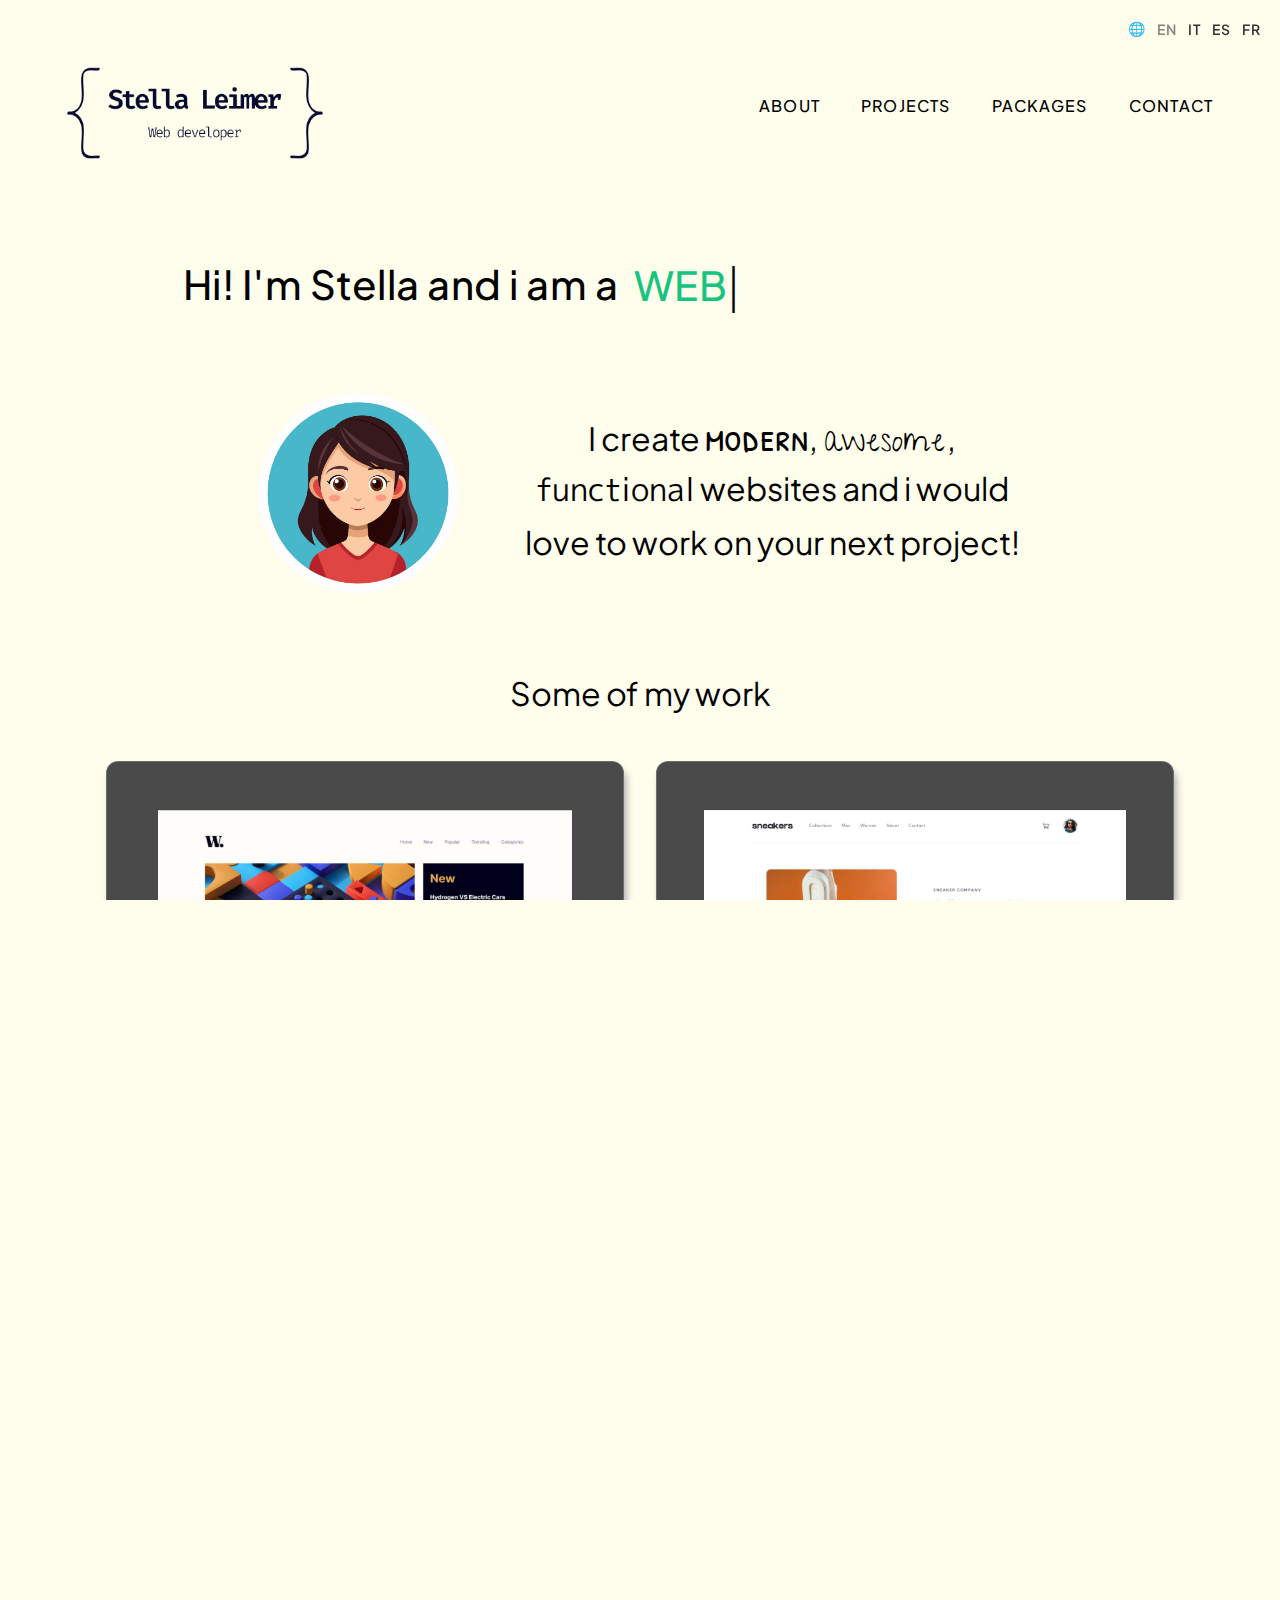
<file: docs/index.html>
<!DOCTYPE html>
<html lang="en">
  <head>
    <meta charset="UTF-8" />
    <meta name="viewport" content="width=device-width, initial-scale=1.0" />
    <link rel="preconnect" href="https://fonts.googleapis.com" />
    <link rel="preconnect" href="https://fonts.gstatic.com" crossorigin />
    <link
      href="https://fonts.googleapis.com/css2?family=Plus+Jakarta+Sans:ital,wght@0,200..800;1,200..800&family=Give+You+Glory&family=Patrick+Hand+SC&family=M+PLUS+1p&display=swap"
      rel="stylesheet"
    />

    <link rel="stylesheet" href="./index.css" />

    <!-- Favicon -->
    <link
      rel="icon"
      href="data:image/svg+xml,<svg xmlns=%22http://www.w3.org/2000/svg%22 viewBox=%220 0 100 100%22><text y=%22.9em%22 font-size=%2290%22>💻</text></svg>"
    />

    <title>Stella Leimer | Web Developer</title>
    <meta
      name="description"
      content="I'm Stella Leimer, a front-end developer. Explore my portfolio, see some of my work and get in touch for your next project. "
    />

    <meta name="author" content="Stella Leimer" />
    <meta name="robots" content="index, follow" />

    <!-- hreflang for multilingual SEO -->
    <link rel="alternate" hreflang="en" href="/" />
    <link rel="alternate" hreflang="it" href="/it/" />
    <link rel="alternate" hreflang="es" href="/es/" />
    <link rel="alternate" hreflang="fr" href="/fr/" />
    <link rel="alternate" hreflang="x-default" href="/" />

    <!-- Open Graph meta tags -->
    <meta property="og:title" content="Stella Leimer | Web Developer" />
    <meta
      property="og:description"
      content="I'm Stella Leimer, a front-end developer. Explore my portfolio, see some of my work and get in touch for your next project."
    />
    <meta property="og:type" content="website" />
    <meta property="og:url" content="/" />
    <meta property="og:image" content="/images/avatar.avif" />

    <!-- Twitter Card meta tags -->
    <meta name="twitter:card" content="summary" />
    <meta name="twitter:title" content="Stella Leimer | Web Developer" />
    <meta
      name="twitter:description"
      content="I'm Stella Leimer, a front-end developer. Explore my portfolio, see some of my work and get in touch for your next project."
    />
  </head>
  <body class="flex">
    <!-- Language Switcher -->
    <div class="language-switcher">
      <ul class="language-menu">
        <li><span class="language-icon">🌐</span></li>
        <li><a href="/" class="lang-link active" data-lang="en">EN</a></li>
        <li><a href="/it/" class="lang-link" data-lang="it">IT</a></li>
        <li><a href="/es/" class="lang-link" data-lang="es">ES</a></li>
        <li><a href="/fr/" class="lang-link" data-lang="fr">FR</a></li>
      </ul>
    </div>

    <div class="main-wrapper">
      <header class="flex">
        <div class="logo-container flex">
          <img
            src="./images/personal-logo.png"
            alt="personal logo"
            class="logo"
          />
          <button
            class="mobile-nav-toggle"
            aria-controls="primary-navigation"
            aria-expanded="false"
          >
            <span class="sr-only">Menu</span>
          </button>
        </div>

        <nav>
          <ul
            id="primary-navigation"
            data-visible="false"
            class="primary-navigation flex"
          >
            <li class="active uppercase"><a href="#about">About</a></li>
            <li class="uppercase"><a href="#projects">Projects</a></li>
            <li class="uppercase"><a href="#packages">Packages</a></li>
            <li class="uppercase"><a href="#contact">Contact</a></li>

            <!-- Social links for mobile menu only -->
            <div class="mobile-social-section">
              <div class="mobile-social-links flex">
                <a
                  href="https://www.linkedin.com/in/stella-l-945266237/"
                  target="_blank"
                  rel="noopener noreferrer"
                  class="social-link"
                >
                  <img
                    src="./images/linkedin.svg"
                    alt="LinkedIn"
                    width="24"
                    height="24"
                  />
                </a>
                <a
                  href="https://github.com/LaStellaa"
                  target="_blank"
                  rel="noopener noreferrer"
                  class="social-link"
                >
                  <img
                    src="./images/github.svg"
                    alt="GitHub"
                    width="24"
                    height="24"
                  />
                </a>
              </div>
            </div>
          </ul>
        </nav>
      </header>
      <main class="flex">
        <section class="hero" id="about">
          <h1>
            Hi! I'm Stella and i am a
            <span class="uppercase job-title"
              ><span class="text"></span
              ><span class="cursor" aria-hidden="true">|</span></span
            >
          </h1>
          <div class="about-container flex">
            <p class="about-text">
              I create
              <span id="modern">modern</span>,
              <span id="awesome">awesome</span>,
              <span id="functional">functional</span>
              <span id="text-span"
                >websites and i would love to work on your next project!</span
              >
            </p>
            <img
              class="profile-image"
              src="./images/avatar.avif"
              alt="Stella Leimer - Web Developer"
              loading="lazy"
              decoding="async"
              width="200"
              height="200"
            />
          </div>
        </section>

        <section class="projects" id="projects">
          <h2>Some of my work</h2>
          <div class="projects-container">
            <!-- Project 1 -->
            <article class="project-card">
              <div class="card-inner">
                <div class="card-front">
                  <a
                    href="https://lastellaa.github.io/News-homepage/"
                    target="_blank"
                    rel="noopener noreferrer"
                  >
                    <img
                      src="./images/projects/news-homapage.png"
                      alt="Screenshot of Article webpage"
                      class="project-image project-image-news"
                    />
                  </a>
                </div>
                <div class="card-back">
                  <h3 class="project-title-back">News Homepage</h3>
                  <p class="project-description-back">
                    A clean and modern news website layout. It has a featured
                    article section, a list of the latest news, and smooth hover
                    effects. Fully responsive across mobile, tablet, and desktop
                    screens.
                  </p>
                </div>
              </div>
              <h3 class="project-title">News Homepage</h3>
              <p class="project-description">
                A clean and modern news website layout. It has a featured
                article section, a list of the latest news, and smooth hover
                effects. Fully responsive across mobile, tablet, and desktop
                screens.
              </p>
            </article>
            <!-- Project 2 -->
            <article class="project-card">
              <div class="card-inner">
                <div class="card-front">
                  <a
                    href="https://lastellaa.github.io/e-commerce-product-page/"
                    target="_blank"
                    rel="noopener noreferrer"
                  >
                    <img
                      src="./images/projects/e-commerce-shop.png"
                      alt="E-commerce shoes shop webpage"
                      class="project-image"
                    />
                  </a>
                </div>
                <div class="card-back">
                  <h3 class="project-title-back">E-commerce Shop Homepage</h3>
                  <p class="project-description-back">
                    A simple and interactive product page for an online store.
                    It includes an image gallery with a lightbox, product
                    details, and a shopping cart feature. Fully responsive and
                    user-friendly.
                  </p>
                </div>
              </div>
              <h3 class="project-title">E-commerce Shop Homepage</h3>
              <p class="project-description">
                A simple and interactive product page for an online store. It
                includes an image gallery with a lightbox, product details, and
                a shopping cart feature. Fully responsive and user-friendly.
              </p>
            </article>
            <!-- Project 3 -->
            <article class="project-card">
              <div class="card-inner">
                <div class="card-front">
                  <a
                    href="https://lastellaa.github.io/single-page-design-portfolio/"
                    target="_blank"
                    rel="noopener noreferrer"
                  >
                    <img
                      src="./images/projects/single-page-portfolio.png"
                      alt="Single page portfolio"
                      class="project-image project-image-portfolio"
                    />
                  </a>
                </div>
                <div class="card-back">
                  <h3 class="project-title-back">Single Page Portfolio</h3>
                  <p class="project-description-back">
                    A personal portfolio page to showcase projects and skills.
                    Clean layout with smooth scrolling and responsive design,
                    making it easy to view on any device.
                  </p>
                </div>
              </div>
              <h3 class="project-title">Single Page Portfolio</h3>
              <p class="project-description">
                A personal portfolio page to showcase projects and skills. Clean
                layout with smooth scrolling and responsive design, making it
                easy to view on any device.
              </p>
            </article>
            <!-- Project 4 -->
            <article class="project-card">
              <div class="card-inner">
                <div class="card-front">
                  <a
                    href="https://lastellaa.github.io/room-homepage-master/"
                    target="_blank"
                    rel="noopener noreferrer"
                  >
                    <img
                      src="./images/projects/room-branding-landing-page.png"
                      alt="Room brand landing page"
                      class="project-image"
                    />
                  </a>
                </div>
                <div class="card-back">
                  <h3 class="project-title-back">Room Brand Landing Page</h3>
                  <p class="project-description-back">
                    A stylish landing page for a furniture brand. It features a
                    modern layout with hero images, product highlights, and
                    smooth navigation. Fully responsive for all screen sizes.
                  </p>
                </div>
              </div>
              <h3 class="project-title">Room Brand Landing Page</h3>
              <p class="project-description">
                A stylish landing page for a furniture brand. It features a
                modern layout with hero images, product highlights, and smooth
                navigation. Fully responsive for all screen sizes.
              </p>
            </article>
          </div>
        </section>

        <section class="packages flex" id="packages">
          <h3>Available Packages</h3>
          <div class="packages-offers flex">
            <div class="package-one">
              <div class="package-header">
                <h4>One-Page Website</h4>
              </div>
              <ul class="package-list">
                <li>Basic Responsive Design</li>
                <li>Simple Contact Form</li>
                <li>Social Media Integration</li>
                <li>One Revision</li>
              </ul>
              <p class="package-desc">
                Perfect for small businesses, personal projects, or landing
                pages.
              </p>
              <p class="package-price">Starting from $250</p>
            </div>
            <div class="package-two">
              <div class="package-header">
                <h4>Multi-page Website</h4>
              </div>
              <ul class="package-list">
                <li>Up to 5 pages</li>
                <li>Advance Responsive Design</li>
                <li>Complete contact Form</li>
                <li>SEO Optimization</li>
                <li>Hosting setup</li>
                <li>Two Revisions</li>
              </ul>
              <p class="package-desc">
                Ideal for businesses needing more content and features.
              </p>
              <p class="package-price">Starting from $400</p>
            </div>
            <div class="package-three">
              <div class="package-header">
                <h4>Website Refresh</h4>
              </div>
              <ul class="package-list">
                <li>Design Improvements</li>
                <li>Mobile Responsiveness Check</li>
                <li>Performance & Speed Optimization</li>
              </ul>
              <p class="package-desc">
                For existing websites needing a facelift.
              </p>
              <p class="package-price">Starting from $200</p>
            </div>
          </div>
        </section>
      </main>
    </div>
    <section class="contact flex" id="contact">
      <div class="solution-container flex">
        <img
          src="./images/sparkle.svg"
          alt="sparkles icon"
          class="sparkle-icon"
        />

        <h2 class="contact-paragraph">Every project is unique</h2>
        <img
          src="./images/sparkle.svg"
          alt="sparkles icon"
          class="sparkle-icon sparkle-icon-two"
        />
      </div>
      <h3 class="last-paragraph">
        Let's discuss your goals and build the best solution together!
      </h3>
      <button
        class="contact-btn uppercase"
        type="button"
        onclick="window.location.href='form.html'"
      >
        Contact me
      </button>
    </section>
    <footer class="footer-social">
      <div class="footer-content flex">
        <div class="footer-social-links flex">
          <a
            href="https://www.linkedin.com/in/stella-l-945266237/"
            target="_blank"
            rel="noopener noreferrer"
            class="footer-social-link"
          >
            <img
              src="./images/linkedin.svg"
              alt="LinkedIn"
              width="24"
              height="24"
            />
          </a>
          <a
            href="https://github.com/LaStellaa"
            target="_blank"
            rel="noopener noreferrer"
            class="footer-social-link"
          >
            <img
              src="./images/github.svg"
              alt="GitHub"
              width="24"
              height="24"
            />
          </a>
        </div>
        <p class="footer-text">© 2024 LaStellaa</p>
      </div>
    </footer>
    <script src="./script.js"></script>
  </body>
</html>
</file>
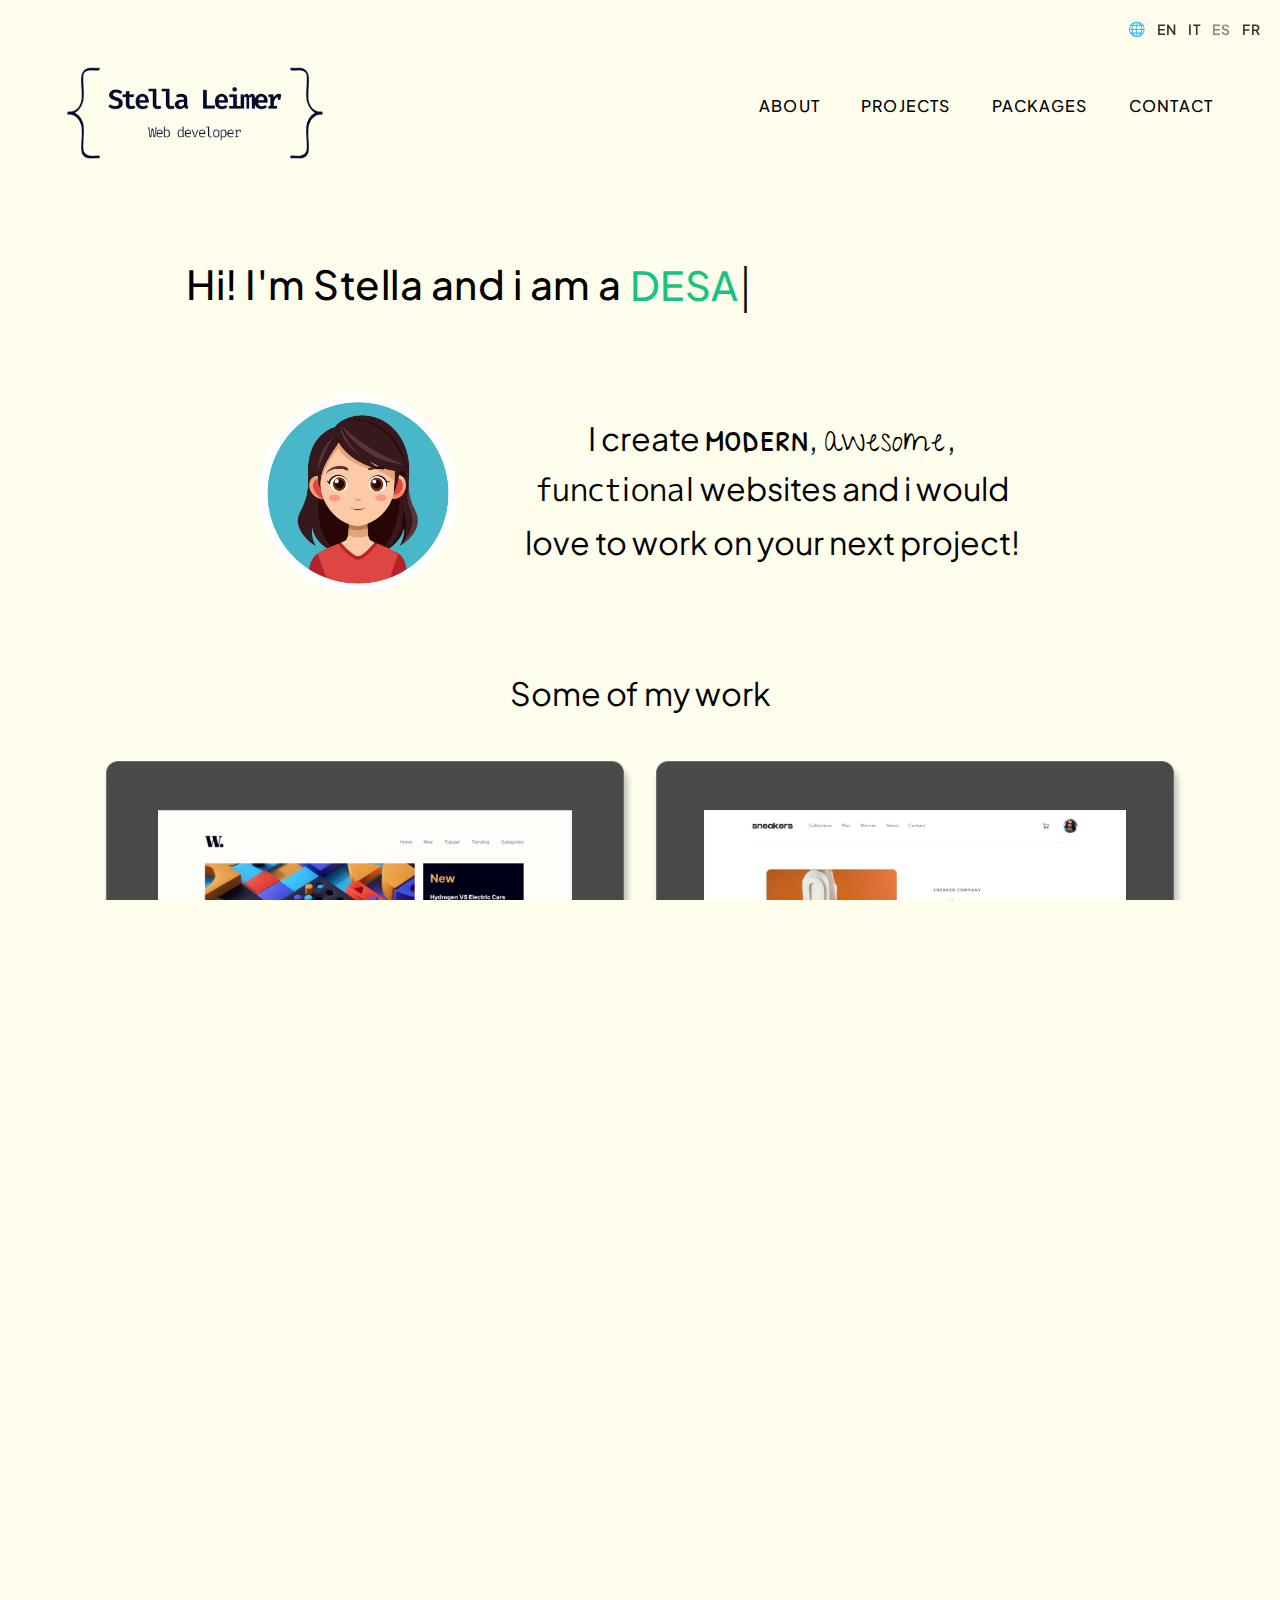
<file: docs/es/index.html>
<!DOCTYPE html>
<html lang="es">
  <head>
    <meta charset="UTF-8" />
    <meta name="viewport" content="width=device-width, initial-scale=1.0" />
    <link rel="preconnect" href="https://fonts.googleapis.com" />
    <link rel="preconnect" href="https://fonts.gstatic.com" crossorigin />
    <link
      href="https://fonts.googleapis.com/css2?family=Plus+Jakarta+Sans:ital,wght@0,200..800;1,200..800&display=swap"
      rel="stylesheet"
    />
    <link
      href="https://fonts.googleapis.com/css2?family=Give+You+Glory&display=swap"
      rel="stylesheet"
    />
    <link
      href="https://fonts.googleapis.com/css2?family=Patrick+Hand+SC&display=swap"
      rel="stylesheet"
    />
    <link rel="preconnect" href="https://fonts.gstatic.com" crossorigin />
    <link
      href="https://fonts.googleapis.com/css2?family=M+PLUS+1p&display=swap"
      rel="stylesheet"
    />

    <link rel="stylesheet" href="../index.css" />

    <!-- Favicon -->
    <link
      rel="icon"
      href="data:image/svg+xml,<svg xmlns=%22http://www.w3.org/2000/svg%22 viewBox=%220 0 100 100%22><text y=%22.9em%22 font-size=%2290%22>💻</text></svg>"
    />

    <title>Stella Leimer | Desarrolladora Web</title>
    <meta
      name="description"
      content="Soy Stella Leimer, desarrolladora front-end. Explora mi portafolio, ve algunos de mis trabajos y ponte en contacto para tu próximo proyecto."
    />

    <meta name="author" content="Stella Leimer" />
    <meta name="robots" content="index, follow" />
  </head>
  <body class="flex">
    <!-- Language Switcher -->
    <div class="language-switcher">
      <ul class="language-menu">
        <li><span class="language-icon">🌐</span></li>
        <li><a href="/" class="lang-link" data-lang="en">EN</a></li>
        <li><a href="/it/" class="lang-link" data-lang="it">IT</a></li>
        <li><a href="/es/" class="lang-link active" data-lang="es">ES</a></li>
        <li><a href="/fr/" class="lang-link" data-lang="fr">FR</a></li>
      </ul>
    </div>

    <div class="main-wrapper">
      <header class="flex">
        <div class="logo-container flex">
          <img
            src="../images/personal-logo.png"
            alt="personal logo"
            class="logo"
          />
          <button
            class="mobile-nav-toggle"
            aria-controls="primary-navigation"
            aria-expanded="false"
          >
            <span class="sr-only">Menu</span>
          </button>
        </div>

        <nav>
          <ul
            id="primary-navigation"
            data-visible="false"
            class="primary-navigation flex"
          >
            <li class="active uppercase"><a href="#about">About</a></li>
            <li class="uppercase"><a href="#projects">Projects</a></li>
            <li class="uppercase"><a href="#packages">Packages</a></li>
            <li class="uppercase"><a href="#contact">Contact</a></li>

            <!-- Social links for mobile menu only -->
            <div class="mobile-social-section">
              <div class="mobile-social-links flex">
                <a
                  href="https://www.linkedin.com/in/stella-l-945266237/"
                  target="_blank"
                  rel="noopener noreferrer"
                  class="social-link"
                >
                  <img
                    src="../images/linkedin.svg"
                    alt="LinkedIn"
                    width="24"
                    height="24"
                  />
                </a>
                <a
                  href="https://github.com/LaStellaa"
                  target="_blank"
                  rel="noopener noreferrer"
                  class="social-link"
                >
                  <img
                    src="../images/github.svg"
                    alt="GitHub"
                    width="24"
                    height="24"
                  />
                </a>
              </div>
            </div>
          </ul>
        </nav>
      </header>
      <main class="flex">
        <section class="hero" id="about">
          <h1>
            Hi! I'm Stella and i am a<span class="uppercase job-title"
              ><span class="text"></span
              ><span class="cursor" aria-hidden="true">|</span></span
            >
          </h1>
          <div class="about-container flex">
            <p class="about-text">
              I create
              <span id="modern">modern</span>,
              <span id="awesome">awesome</span>,
              <span id="functional">functional</span>
              <span id="text-span"
                >websites and i would love to work on your next project!</span
              >
            </p>
            <img
              class="profile-image"
              src="../images/avatar.avif"
              alt="myself"
            />
          </div>
        </section>

        <section class="projects" id="projects">
          <h2>Some of my work</h2>
          <div class="projects-container">
            <!-- Project 1 -->
            <article class="project-card">
              <div class="card-inner">
                <div class="card-front">
                  <a
                    href="https://lastellaa.github.io/News-homepage/"
                    target="_blank"
                    rel="noopener noreferrer"
                  >
                    <img
                      src="../images/projects/news-homapage.png"
                      alt="Screenshot of Article webpage"
                      class="project-image project-image-news"
                    />
                  </a>
                </div>
                <div class="card-back">
                  <h3 class="project-title-back">News Homepage</h3>
                  <p class="project-description-back">
                    A clean and modern news website layout. It has a featured
                    article section, a list of the latest news, and smooth hover
                    effects. Fully responsive across mobile, tablet, and desktop
                    screens.
                  </p>
                </div>
              </div>
              <h3 class="project-title">News Homepage</h3>
              <p class="project-description">
                A clean and modern news website layout. It has a featured
                article section, a list of the latest news, and smooth hover
                effects. Fully responsive across mobile, tablet, and desktop
                screens.
              </p>
            </article>
            <!-- Project 2 -->
            <article class="project-card">
              <div class="card-inner">
                <div class="card-front">
                  <a
                    href="https://lastellaa.github.io/e-commerce-product-page/"
                    target="_blank"
                    rel="noopener noreferrer"
                  >
                    <img
                      src="../images/projects/e-commerce-shop.png"
                      alt="E-commerce shoes shop webpage"
                      class="project-image"
                    />
                  </a>
                </div>
                <div class="card-back">
                  <h3 class="project-title-back">E-commerce Shop Homepage</h3>
                  <p class="project-description-back">
                    A simple and interactive product page for an online store.
                    It includes an image gallery with a lightbox, product
                    details, and a shopping cart feature. Fully responsive and
                    user-friendly.
                  </p>
                </div>
              </div>
              <h3 class="project-title">E-commerce Shop Homepage</h3>
              <p class="project-description">
                A simple and interactive product page for an online store. It
                includes an image gallery with a lightbox, product details, and
                a shopping cart feature. Fully responsive and user-friendly.
              </p>
            </article>
            <!-- Project 3 -->
            <article class="project-card">
              <div class="card-inner">
                <div class="card-front">
                  <a
                    href="https://lastellaa.github.io/single-page-design-portfolio/"
                    target="_blank"
                    rel="noopener noreferrer"
                  >
                    <img
                      src="../images/projects/single-page-portfolio.png"
                      alt="Single page portfolio"
                      class="project-image project-image-portfolio"
                    />
                  </a>
                </div>
                <div class="card-back">
                  <h3 class="project-title-back">Single Page Portfolio</h3>
                  <p class="project-description-back">
                    A personal portfolio page to showcase projects and skills.
                    Clean layout with smooth scrolling and responsive design,
                    making it easy to view on any device.
                  </p>
                </div>
              </div>
              <h3 class="project-title">Single Page Portfolio</h3>
              <p class="project-description">
                A personal portfolio page to showcase projects and skills. Clean
                layout with smooth scrolling and responsive design, making it
                easy to view on any device.
              </p>
            </article>
            <!-- Project 4 -->
            <article class="project-card">
              <div class="card-inner">
                <div class="card-front">
                  <a
                    href="https://lastellaa.github.io/room-homepage-master/"
                    target="_blank"
                    rel="noopener noreferrer"
                  >
                    <img
                      src="../images/projects/room-branding-landing-page.png"
                      alt="Room brand landing page"
                      class="project-image"
                    />
                  </a>
                </div>
                <div class="card-back">
                  <h3 class="project-title-back">Room Brand Landing Page</h3>
                  <p class="project-description-back">
                    A stylish landing page for a furniture brand. It features a
                    modern layout with hero images, product highlights, and
                    smooth navigation. Fully responsive for all screen sizes.
                  </p>
                </div>
              </div>
              <h3 class="project-title">Room Brand Landing Page</h3>
              <p class="project-description">
                A stylish landing page for a furniture brand. It features a
                modern layout with hero images, product highlights, and smooth
                navigation. Fully responsive for all screen sizes.
              </p>
            </article>
          </div>
        </section>

        <section class="packages flex" id="packages">
          <h3>Available Packages</h3>
          <div class="packages-offers flex">
            <div class="package-one">
              <div class="package-header">
                <h4>One-Page Website</h4>
              </div>
              <ul class="package-list">
                <li>Basic Responsive Design</li>
                <li>Simple Contact Form</li>
                <li>Social Media Integration</li>
                <li>One Revision</li>
              </ul>
              <p class="package-desc">
                Perfect for small businesses, personal projects, or landing
                pages.
              </p>
              <p class="package-price">Starting from $250</p>
            </div>
            <div class="package-two">
              <div class="package-header">
                <h4>Multi-page Website</h4>
              </div>
              <ul class="package-list">
                <li>Up to 5 pages</li>
                <li>Advance Responsive Design</li>
                <li>Complete contact Form</li>
                <li>SEO Optimization</li>
                <li>Hosting setup</li>
                <li>Two Revisions</li>
              </ul>
              <p class="package-desc">
                Ideal for businesses needing more content and features.
              </p>
              <p class="package-price">Starting from $400</p>
            </div>
            <div class="package-three">
              <div class="package-header">
                <h4>Website Refresh</h4>
              </div>
              <ul class="package-list">
                <li>Design Improvements</li>
                <li>Mobile Responsiveness Check</li>
                <li>Performance & Speed Optimization</li>
              </ul>
              <p class="package-desc">
                For existing websites needing a facelift.
              </p>
              <p class="package-price">Starting from $200</p>
            </div>
          </div>
        </section>
      </main>
    </div>
    <section class="contact flex" id="contact">
      <div class="solution-container flex">
        <img
          src="../images/sparkle.svg"
          alt="sparkles icon"
          class="sparkle-icon"
        />

        <h2 class="contact-paragraph">Every project is unique</h2>
        <img
          src="../images/sparkle.svg"
          alt="sparkles icon"
          class="sparkle-icon sparkle-icon-two"
        />
      </div>
      <h3 class="last-paragraph">
        Let's discuss your goals and build the best solution together!
      </h3>
      <button
        class="contact-btn uppercase"
        type="button"
        onclick="window.location.href='form.html'"
      >
        Contact me
      </button>
    </section>
    <footer class="footer-social">
      <div class="footer-content flex">
        <div class="footer-social-links flex">
          <a
            href="https://www.linkedin.com/in/stella-l-945266237/"
            target="_blank"
            rel="noopener noreferrer"
            class="footer-social-link"
          >
            <img
              src="../images/linkedin.svg"
              alt="LinkedIn"
              width="24"
              height="24"
            />
          </a>
          <a
            href="https://github.com/LaStellaa"
            target="_blank"
            rel="noopener noreferrer"
            class="footer-social-link"
          >
            <img
              src="../images/github.svg"
              alt="GitHub"
              width="24"
              height="24"
            />
          </a>
        </div>
        <p class="footer-text">© 2024 LaStellaa</p>
      </div>
    </footer>
    <script src="../script.js"></script>
  </body>
</html>
</file>
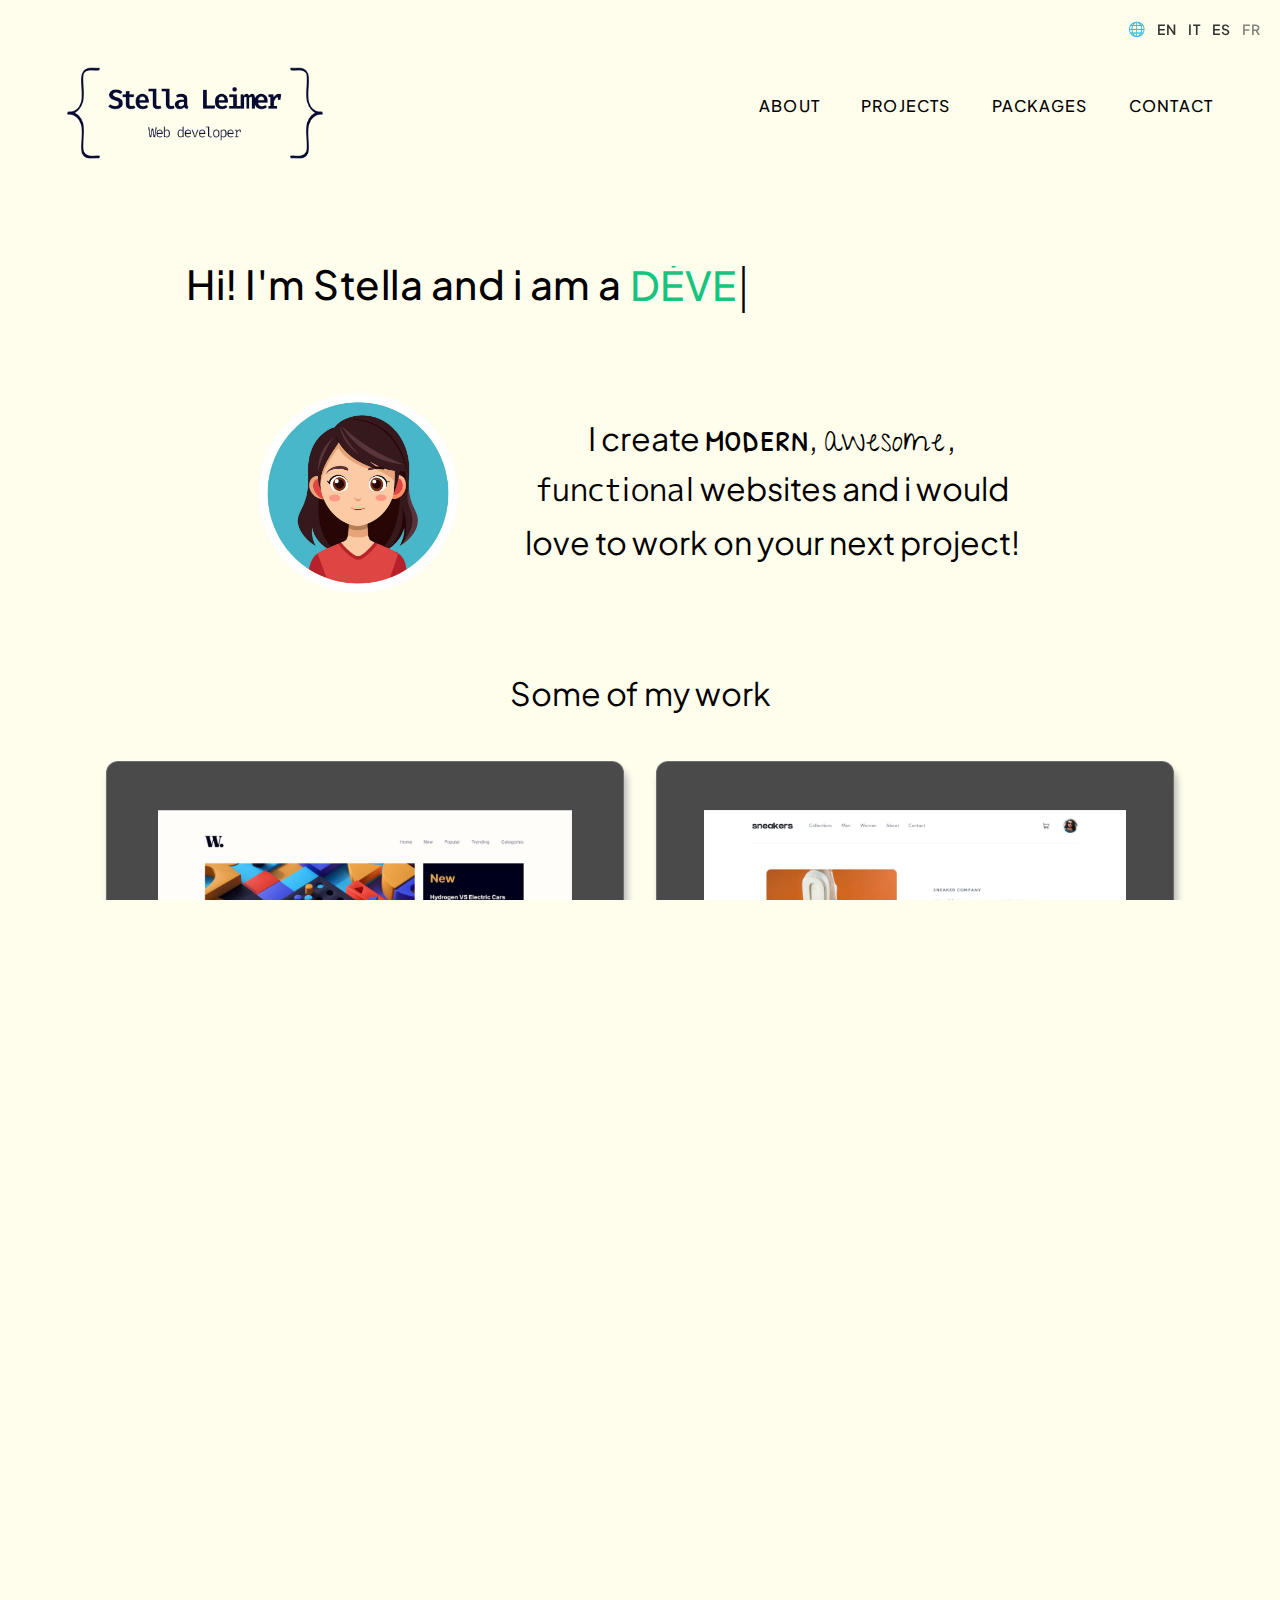
<file: docs/fr/index.html>
<!DOCTYPE html>
<html lang="fr">
  <head>
    <meta charset="UTF-8" />
    <meta name="viewport" content="width=device-width, initial-scale=1.0" />
    <link rel="preconnect" href="https://fonts.googleapis.com" />
    <link rel="preconnect" href="https://fonts.gstatic.com" crossorigin />
    <link
      href="https://fonts.googleapis.com/css2?family=Plus+Jakarta+Sans:ital,wght@0,200..800;1,200..800&display=swap"
      rel="stylesheet"
    />
    <link
      href="https://fonts.googleapis.com/css2?family=Give+You+Glory&display=swap"
      rel="stylesheet"
    />
    <link
      href="https://fonts.googleapis.com/css2?family=Patrick+Hand+SC&display=swap"
      rel="stylesheet"
    />
    <link rel="preconnect" href="https://fonts.gstatic.com" crossorigin />
    <link
      href="https://fonts.googleapis.com/css2?family=M+PLUS+1p&display=swap"
      rel="stylesheet"
    />

    <link rel="stylesheet" href="../index.css" />
    <title>Stella Leimer | Développeuse Web</title>
    <meta
      name="description"
      content="Je suis Stella Leimer, développeuse front-end. Explorez mon portfolio, découvrez mes travaux et contactez-moi pour votre prochain projet."
    />

    <meta name="author" content="Stella Leimer" />
    <meta name="robots" content="index, follow" />
  </head>
  <body class="flex">
    <!-- Language Switcher -->
    <div class="language-switcher">
      <ul class="language-menu">
        <li><span class="language-icon">🌐</span></li>
        <li><a href="/" class="lang-link" data-lang="en">EN</a></li>
        <li><a href="/it/" class="lang-link" data-lang="it">IT</a></li>
        <li><a href="/es/" class="lang-link" data-lang="es">ES</a></li>
        <li><a href="/fr/" class="lang-link active" data-lang="fr">FR</a></li>
      </ul>
    </div>

    <div class="main-wrapper">
      <header class="flex">
        <div class="logo-container flex">
          <img
            src="../images/personal-logo.png"
            alt="personal logo"
            class="logo"
          />
          <button
            class="mobile-nav-toggle"
            aria-controls="primary-navigation"
            aria-expanded="false"
          >
            <span class="sr-only">Menu</span>
          </button>
        </div>

        <nav>
          <ul
            id="primary-navigation"
            data-visible="false"
            class="primary-navigation flex"
          >
            <li class="active uppercase"><a href="#about">About</a></li>
            <li class="uppercase"><a href="#projects">Projects</a></li>
            <li class="uppercase"><a href="#packages">Packages</a></li>
            <li class="uppercase"><a href="#contact">Contact</a></li>

            <!-- Social links for mobile menu only -->
            <div class="mobile-social-section">
              <div class="mobile-social-links flex">
                <a
                  href="https://www.linkedin.com/in/stella-l-945266237/"
                  target="_blank"
                  rel="noopener noreferrer"
                  class="social-link"
                >
                  <img
                    src="../images/linkedin.svg"
                    alt="LinkedIn"
                    width="24"
                    height="24"
                  />
                </a>
                <a
                  href="https://github.com/LaStellaa"
                  target="_blank"
                  rel="noopener noreferrer"
                  class="social-link"
                >
                  <img
                    src="../images/github.svg"
                    alt="GitHub"
                    width="24"
                    height="24"
                  />
                </a>
              </div>
            </div>
          </ul>
        </nav>
      </header>
      <main class="flex">
        <section class="hero" id="about">
          <h1>
            Hi! I'm Stella and i am a<span class="uppercase job-title"
              ><span class="text"></span
              ><span class="cursor" aria-hidden="true">|</span></span
            >
          </h1>
          <div class="about-container flex">
            <p class="about-text">
              I create
              <span id="modern">modern</span>,
              <span id="awesome">awesome</span>,
              <span id="functional">functional</span>
              <span id="text-span"
                >websites and i would love to work on your next project!</span
              >
            </p>
            <img
              class="profile-image"
              src="../images/avatar.avif"
              alt="myself"
            />
          </div>
        </section>

        <section class="projects" id="projects">
          <h2>Some of my work</h2>
          <div class="projects-container">
            <!-- Project 1 -->
            <article class="project-card">
              <div class="card-inner">
                <div class="card-front">
                  <a
                    href="https://lastellaa.github.io/News-homepage/"
                    target="_blank"
                    rel="noopener noreferrer"
                  >
                    <img
                      src="../images/projects/news-homapage.png"
                      alt="Screenshot of Article webpage"
                      class="project-image project-image-news"
                    />
                  </a>
                </div>
                <div class="card-back">
                  <h3 class="project-title-back">News Homepage</h3>
                  <p class="project-description-back">
                    A clean and modern news website layout. It has a featured
                    article section, a list of the latest news, and smooth hover
                    effects. Fully responsive across mobile, tablet, and desktop
                    screens.
                  </p>
                </div>
              </div>
              <h3 class="project-title">News Homepage</h3>
              <p class="project-description">
                A clean and modern news website layout. It has a featured
                article section, a list of the latest news, and smooth hover
                effects. Fully responsive across mobile, tablet, and desktop
                screens.
              </p>
            </article>
            <!-- Project 2 -->
            <article class="project-card">
              <div class="card-inner">
                <div class="card-front">
                  <a
                    href="https://lastellaa.github.io/e-commerce-product-page/"
                    target="_blank"
                    rel="noopener noreferrer"
                  >
                    <img
                      src="../images/projects/e-commerce-shop.png"
                      alt="E-commerce shoes shop webpage"
                      class="project-image"
                    />
                  </a>
                </div>
                <div class="card-back">
                  <h3 class="project-title-back">E-commerce Shop Homepage</h3>
                  <p class="project-description-back">
                    A simple and interactive product page for an online store.
                    It includes an image gallery with a lightbox, product
                    details, and a shopping cart feature. Fully responsive and
                    user-friendly.
                  </p>
                </div>
              </div>
              <h3 class="project-title">E-commerce Shop Homepage</h3>
              <p class="project-description">
                A simple and interactive product page for an online store. It
                includes an image gallery with a lightbox, product details, and
                a shopping cart feature. Fully responsive and user-friendly.
              </p>
            </article>
            <!-- Project 3 -->
            <article class="project-card">
              <div class="card-inner">
                <div class="card-front">
                  <a
                    href="https://lastellaa.github.io/single-page-design-portfolio/"
                    target="_blank"
                    rel="noopener noreferrer"
                  >
                    <img
                      src="../images/projects/single-page-portfolio.png"
                      alt="Single page portfolio"
                      class="project-image project-image-portfolio"
                    />
                  </a>
                </div>
                <div class="card-back">
                  <h3 class="project-title-back">Single Page Portfolio</h3>
                  <p class="project-description-back">
                    A personal portfolio page to showcase projects and skills.
                    Clean layout with smooth scrolling and responsive design,
                    making it easy to view on any device.
                  </p>
                </div>
              </div>
              <h3 class="project-title">Single Page Portfolio</h3>
              <p class="project-description">
                A personal portfolio page to showcase projects and skills. Clean
                layout with smooth scrolling and responsive design, making it
                easy to view on any device.
              </p>
            </article>
            <!-- Project 4 -->
            <article class="project-card">
              <div class="card-inner">
                <div class="card-front">
                  <a
                    href="https://lastellaa.github.io/room-homepage-master/"
                    target="_blank"
                    rel="noopener noreferrer"
                  >
                    <img
                      src="../images/projects/room-branding-landing-page.png"
                      alt="Room brand landing page"
                      class="project-image"
                    />
                  </a>
                </div>
                <div class="card-back">
                  <h3 class="project-title-back">Room Brand Landing Page</h3>
                  <p class="project-description-back">
                    A stylish landing page for a furniture brand. It features a
                    modern layout with hero images, product highlights, and
                    smooth navigation. Fully responsive for all screen sizes.
                  </p>
                </div>
              </div>
              <h3 class="project-title">Room Brand Landing Page</h3>
              <p class="project-description">
                A stylish landing page for a furniture brand. It features a
                modern layout with hero images, product highlights, and smooth
                navigation. Fully responsive for all screen sizes.
              </p>
            </article>
          </div>
        </section>

        <section class="packages flex" id="packages">
          <h3>Available Packages</h3>
          <div class="packages-offers flex">
            <div class="package-one">
              <div class="package-header">
                <h4>One-Page Website</h4>
              </div>
              <ul class="package-list">
                <li>Basic Responsive Design</li>
                <li>Simple Contact Form</li>
                <li>Social Media Integration</li>
                <li>One Revision</li>
              </ul>
              <p class="package-desc">
                Perfect for small businesses, personal projects, or landing
                pages.
              </p>
              <p class="package-price">Starting from $250</p>
            </div>
            <div class="package-two">
              <div class="package-header">
                <h4>Multi-page Website</h4>
              </div>
              <ul class="package-list">
                <li>Up to 5 pages</li>
                <li>Advance Responsive Design</li>
                <li>Complete contact Form</li>
                <li>SEO Optimization</li>
                <li>Hosting setup</li>
                <li>Two Revisions</li>
              </ul>
              <p class="package-desc">
                Ideal for businesses needing more content and features.
              </p>
              <p class="package-price">Starting from $400</p>
            </div>
            <div class="package-three">
              <div class="package-header">
                <h4>Website Refresh</h4>
              </div>
              <ul class="package-list">
                <li>Design Improvements</li>
                <li>Mobile Responsiveness Check</li>
                <li>Performance & Speed Optimization</li>
              </ul>
              <p class="package-desc">
                For existing websites needing a facelift.
              </p>
              <p class="package-price">Starting from $200</p>
            </div>
          </div>
        </section>
      </main>
    </div>
    <section class="contact flex" id="contact">
      <div class="solution-container flex">
        <img
          src="../images/sparkle.svg"
          alt="sparkles icon"
          class="sparkle-icon"
        />

        <h2 class="contact-paragraph">Every project is unique</h2>
        <img
          src="../images/sparkle.svg"
          alt="sparkles icon"
          class="sparkle-icon sparkle-icon-two"
        />
      </div>
      <h3 class="last-paragraph">
        Let's discuss your goals and build the best solution together!
      </h3>
      <button
        class="contact-btn uppercase"
        type="button"
        onclick="window.location.href='form.html'"
      >
        Contact me
      </button>
    </section>
    <footer class="footer-social">
      <div class="footer-content flex">
        <div class="footer-social-links flex">
          <a
            href="https://www.linkedin.com/in/stella-l-945266237/"
            target="_blank"
            rel="noopener noreferrer"
            class="footer-social-link"
          >
            <img
              src="../images/linkedin.svg"
              alt="LinkedIn"
              width="24"
              height="24"
            />
          </a>
          <a
            href="https://github.com/LaStellaa"
            target="_blank"
            rel="noopener noreferrer"
            class="footer-social-link"
          >
            <img
              src="../images/github.svg"
              alt="GitHub"
              width="24"
              height="24"
            />
          </a>
        </div>
        <p class="footer-text">© 2024 LaStellaa</p>
      </div>
    </footer>
    <script src="../script.js"></script>
  </body>
</html>
</file>
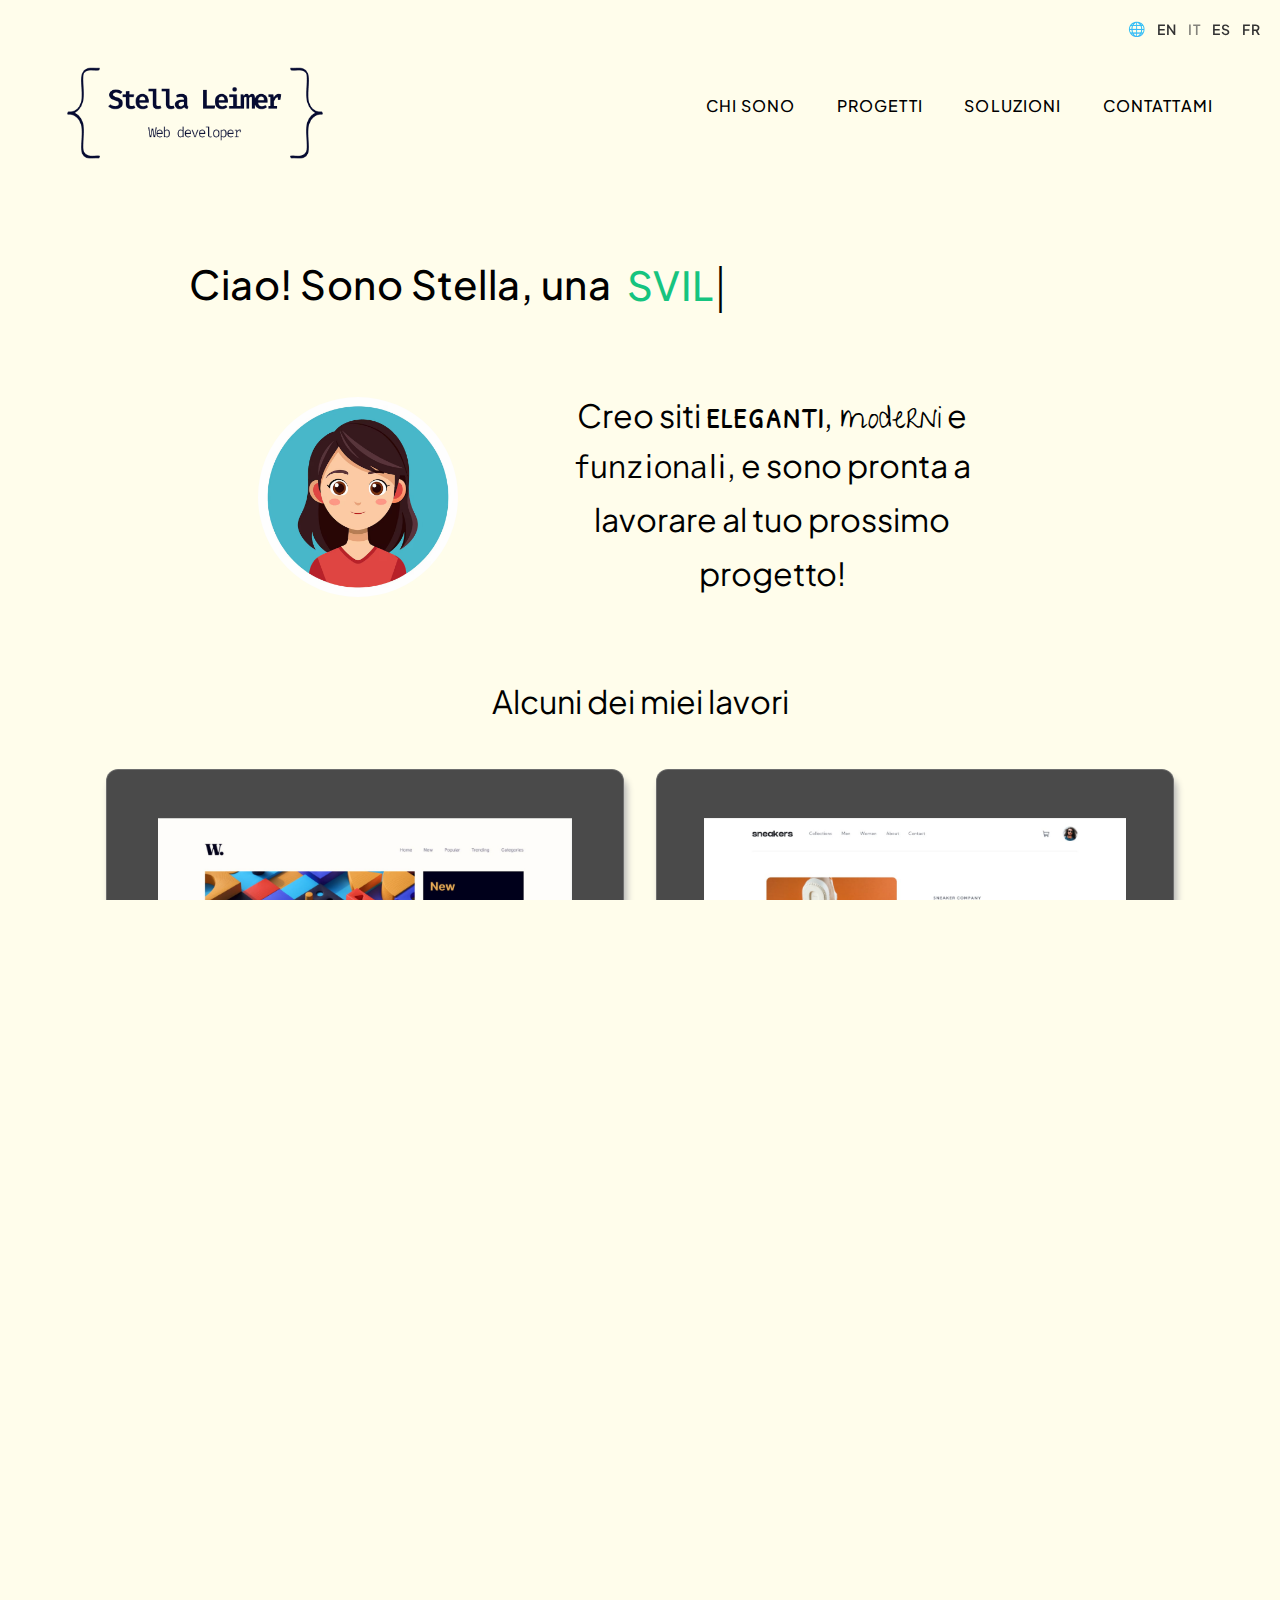
<file: docs/it/index.html>
<!DOCTYPE html>
<html lang="it">
  <head>
    <meta charset="UTF-8" />
    <meta name="viewport" content="width=device-width, initial-scale=1.0" />
    <link rel="preconnect" href="https://fonts.googleapis.com" />
    <link rel="preconnect" href="https://fonts.gstatic.com" crossorigin />
    <link
      href="https://fonts.googleapis.com/css2?family=Plus+Jakarta+Sans:ital,wght@0,200..800;1,200..800&family=Give+You+Glory&family=Patrick+Hand+SC&family=M+PLUS+1p&display=swap"
      rel="stylesheet"
    />

    <link rel="stylesheet" href="../index.css" />
    <title>Stella Leimer | Sviluppatrice web</title>
    <meta
      name="description"
      content="Sono Stella Leimer, sviluppatrice web. Esplora il mio portfolio, dove puoi trovare alcuni dei miei lavori, e contattami per il tuo sito web!"
    />

    <meta name="author" content="Stella Leimer" />
    <meta name="robots" content="index, follow" />

    <!-- hreflang for multilingual SEO -->
    <link rel="alternate" hreflang="en" href="/" />
    <link rel="alternate" hreflang="it" href="/it/" />
    <link rel="alternate" hreflang="es" href="/es/" />
    <link rel="alternate" hreflang="fr" href="/fr/" />
    <link rel="alternate" hreflang="x-default" href="/" />

    <!-- Open Graph meta tags -->
    <meta property="og:title" content="Stella Leimer | Sviluppatrice web" />
    <meta
      property="og:description"
      content="Sono Stella Leimer, sviluppatrice web. Esplora il mio portfolio, dove puoi trovare alcuni dei miei lavori, e contattami per il tuo sito web!"
    />
    <meta property="og:type" content="website" />
    <meta property="og:url" content="/it/" />
    <meta property="og:image" content="/images/avatar.avif" />

    <!-- Twitter Card meta tags -->
    <meta name="twitter:card" content="summary" />
    <meta name="twitter:title" content="Stella Leimer | Sviluppatrice web" />
    <meta
      name="twitter:description"
      content="Sono Stella Leimer, sviluppatrice web. Esplora il mio portfolio, dove puoi trovare alcuni dei miei lavori, e contattami per il tuo sito web!"
    />
  </head>
  <body class="flex">
    <!-- Language Switcher -->
    <div class="language-switcher">
      <ul class="language-menu">
        <li><span class="language-icon">🌐</span></li>
        <li><a href="/" class="lang-link" data-lang="en">EN</a></li>
        <li><a href="/it/" class="lang-link active" data-lang="it">IT</a></li>
        <li><a href="/es/" class="lang-link" data-lang="es">ES</a></li>
        <li><a href="/fr/" class="lang-link" data-lang="fr">FR</a></li>
      </ul>
    </div>

    <div class="main-wrapper">
      <header class="flex">
        <div class="logo-container flex">
          <img
            src="../images/personal-logo.png"
            alt="personal logo"
            class="logo"
          />
          <button
            class="mobile-nav-toggle"
            aria-controls="primary-navigation"
            aria-expanded="false"
          >
            <span class="sr-only">Menu</span>
          </button>
        </div>

        <nav>
          <ul
            id="primary-navigation"
            data-visible="false"
            class="primary-navigation flex"
          >
            <li class="active uppercase">
              <a href="#about">chi sono</a>
            </li>
            <li class="uppercase"><a href="#projects">Progetti</a></li>
            <li class="uppercase"><a href="#packages">Soluzioni</a></li>
            <li class="uppercase"><a href="#contact">Contattami</a></li>

            <!-- Social links for mobile menu only -->
            <div class="mobile-social-section">
              <div class="mobile-social-links flex">
                <a
                  href="https://www.linkedin.com/in/stella-l-945266237/"
                  target="_blank"
                  rel="noopener noreferrer"
                  class="social-link"
                >
                  <img
                    src="../images/linkedin.svg"
                    alt="LinkedIn"
                    width="24"
                    height="24"
                  />
                </a>
                <a
                  href="https://github.com/LaStellaa"
                  target="_blank"
                  rel="noopener noreferrer"
                  class="social-link"
                >
                  <img
                    src="../images/github.svg"
                    alt="GitHub"
                    width="24"
                    height="24"
                  />
                </a>
              </div>
            </div>
          </ul>
        </nav>
      </header>
      <main class="flex">
        <section class="hero" id="about">
          <h1>
            Ciao! Sono Stella, una
            <span class="uppercase job-title"
              ><span class="text"></span
              ><span class="cursor" aria-hidden="true">|</span></span
            >
          </h1>
          <div class="about-container flex">
            <p class="about-text">
              Creo siti
              <span id="modern">eleganti</span>,
              <span id="awesome">moderni</span> e
              <span id="functional">funzionali</span>,
              <span id="text-span"
                >e sono pronta a lavorare al tuo prossimo progetto!</span
              >
            </p>
            <img
              class="profile-image"
              src="../images/avatar.avif"
              alt="Stella Leimer - Sviluppatrice web"
              loading="lazy"
              decoding="async"
              width="200"
              height="200"
            />
          </div>
        </section>

        <section class="projects" id="projects">
          <h2>Alcuni dei miei lavori</h2>
          <div class="projects-container">
            <!-- Project 1 -->
            <article class="project-card">
              <div class="card-inner">
                <div class="card-front">
                  <a
                    href="https://lastellaa.github.io/News-homepage/"
                    target="_blank"
                    rel="noopener noreferrer"
                  >
                    <img
                      src="../images/projects/news-homapage.png"
                      alt="Screenshot of Article webpage"
                      class="project-image project-image-news"
                    />
                  </a>
                </div>
                <div class="card-back">
                  <h3 class="project-title-back">News Homepage</h3>
                  <p class="project-description-back">
                    Un layout pulito e moderno per un sito di notizie. Comprende
                    una sezione con articoli in evidenza, una lista delle ultime
                    notizie e effetti hover fluidi. Ottimizzato per dispositivi
                    mobili, tablet e desktop.
                  </p>
                </div>
              </div>
              <h3 class="project-title">News Homepage</h3>
              <p class="project-description">
                Un layout pulito e moderno per un sito di notizie. Comprende una
                sezione con articoli in evidenza, una lista delle ultime notizie
                e effetti hover fluidi. Ottimizzato per dispositivi mobili,
                tablet e desktop.
              </p>
            </article>
            <!-- Project 2 -->
            <article class="project-card">
              <div class="card-inner">
                <div class="card-front">
                  <a
                    href="https://lastellaa.github.io/e-commerce-product-page/"
                    target="_blank"
                    rel="noopener noreferrer"
                  >
                    <img
                      src="../images/projects/e-commerce-shop.png"
                      alt="E-commerce shoes shop webpage"
                      class="project-image"
                    />
                  </a>
                </div>
                <div class="card-back">
                  <h3 class="project-title-back">E-commerce Shop Homepage</h3>
                  <p class="project-description-back">
                    Una pagina e-commerce per un negozio di scarpe. Include una
                    galleria immagini con le ultime tendenze, una funzione
                    lighbox per i dettagli del prodotto e un carrello per
                    l'acquisto. Completamente responsive e facile da navigare.
                  </p>
                </div>
              </div>
              <h3 class="project-title">E-commerce Shop Homepage</h3>
              <p class="project-description">
                Una pagina e-commerce per un negozio di scarpe. Include una
                galleria immagini con le ultime tendenze, una funzione lighbox
                per i dettagli del prodotto e un carrello per l'acquisto.
                Completamente responsive e facile da navigare.
              </p>
            </article>
            <!-- Project 3 -->
            <article class="project-card">
              <div class="card-inner">
                <div class="card-front">
                  <a
                    href="https://lastellaa.github.io/single-page-design-portfolio/"
                    target="_blank"
                    rel="noopener noreferrer"
                  >
                    <img
                      src="../images/projects/single-page-portfolio.png"
                      alt="Single page portfolio"
                      class="project-image project-image-portfolio"
                    />
                  </a>
                </div>
                <div class="card-back">
                  <h3 class="project-title-back">Single Page Portfolio</h3>
                  <p class="project-description-back">
                    Una pagina Portfolio personale per mostrare i progetti e le
                    competenze. Layout pulito con carosello immagini a
                    scorrimento fluido e ottimizzato per ogni dispositivo.
                  </p>
                </div>
              </div>
              <h3 class="project-title">Single Page Portfolio</h3>
              <p class="project-description">
                Una pagina Portfolio personale per mostrare i progetti e le
                competenze. Layout pulito con carosello immagini a scorrimento
                fluido e ottimizzato per ogni dispositivo.
              </p>
            </article>
            <!-- Project 4 -->
            <article class="project-card">
              <div class="card-inner">
                <div class="card-front">
                  <a
                    href="https://lastellaa.github.io/room-homepage-master/"
                    target="_blank"
                    rel="noopener noreferrer"
                  >
                    <img
                      src="../images/projects/room-branding-landing-page.png"
                      alt="Room brand landing page"
                      class="project-image"
                    />
                  </a>
                </div>
                <div class="card-back">
                  <h3 class="project-title-back">Room Brand Landing Page</h3>
                  <p class="project-description-back">
                    Una landing page per un brand di arredamento. Presenta un
                    layout moderno con immagini in evidenza e una navigazione
                    fluida. Ottimizzato per tutti i dispoasitivi.
                  </p>
                </div>
              </div>
              <h3 class="project-title">Room Brand Landing Page</h3>
              <p class="project-description">
                Una landing page per un brand di arredamento. Presenta un layout
                moderno con immagini in evidenza e una navigazione fluida.
                Ottimizzato per tutti i dispoasitivi.
              </p>
            </article>
          </div>
        </section>

        <section class="packages flex" id="packages">
          <h3>Soluzioni disponibili</h3>
          <div class="packages-offers flex">
            <div class="package-one">
              <div class="package-header">
                <h4>Sito a pagina singola</h4>
              </div>
              <ul class="package-list">
                <li>Compatibile con dispositivi mobili</li>
                <li>Modulo di contatto base</li>
                <li>Integrazione pagine social media</li>
                <li>Una revisione</li>
              </ul>
              <p class="package-desc">
                Perfetto per piccole imprese, progetti personali o landing
                pages.
              </p>
              <p class="package-price">A partire da €250</p>
            </div>
            <div class="package-two">
              <div class="package-header">
                <h4>Sito a pagina multipla</h4>
              </div>
              <ul class="package-list">
                <li>Fino a 5 pagine</li>
                <li>Compatibile con tutti i dispositivi</li>
                <li>Modulo di contatto completo</li>
                <li>Ottimizzazione SEO</li>
                <li>Configurazione hosting e dominio</li>
                <li>Due revisioni</li>
              </ul>
              <p class="package-desc">
                Ideale per aziende che necessitano di piu contenuti e
                funzionalità.
              </p>
              <p class="package-price">A partire da €400</p>
            </div>
            <div class="package-three">
              <div class="package-header">
                <h4>Aggiornamento del sito</h4>
              </div>
              <ul class="package-list">
                <li>Modernizzazione del design</li>
                <li>Ottimizzazione per tutti i dispositivi</li>
                <li>Ottimizzazione prestazioni e velocità</li>
              </ul>
              <p class="package-desc">
                Per siti web esistenti che necessitano di una rinfrescata.
              </p>
              <p class="package-price">A partire da €200</p>
            </div>
          </div>
        </section>
      </main>
    </div>
    <section class="contact flex" id="contact">
      <div class="solution-container flex">
        <img
          src="../images/sparkle.svg"
          alt="sparkles icon"
          class="sparkle-icon"
        />

        <h2 class="contact-paragraph">Ogni progetto e' unico</h2>
        <img
          src="../images/sparkle.svg"
          alt="sparkles icon"
          class="sparkle-icon sparkle-icon-two"
        />
      </div>
      <h3 class="last-paragraph">
        Discutiamo i tuoi obiettivi e costruiamo la soluzione migliore insieme!
      </h3>
      <button
        class="contact-btn uppercase"
        type="button"
        onclick="window.location.href='form.html'"
      >
        Contattami
      </button>
    </section>
    <footer class="footer-social">
      <div class="footer-content flex">
        <div class="footer-social-links flex">
          <a
            href="https://www.linkedin.com/in/stella-l-945266237/"
            target="_blank"
            rel="noopener noreferrer"
            class="footer-social-link"
          >
            <img
              src="../images/linkedin.svg"
              alt="LinkedIn"
              width="24"
              height="24"
            />
          </a>
          <a
            href="https://github.com/LaStellaa"
            target="_blank"
            rel="noopener noreferrer"
            class="footer-social-link"
          >
            <img
              src="../images/github.svg"
              alt="GitHub"
              width="24"
              height="24"
            />
          </a>
        </div>
        <p class="footer-text">© 2024 LaStellaa</p>
      </div>
    </footer>
    <script src="../script.js"></script>
  </body>
</html>
</file>
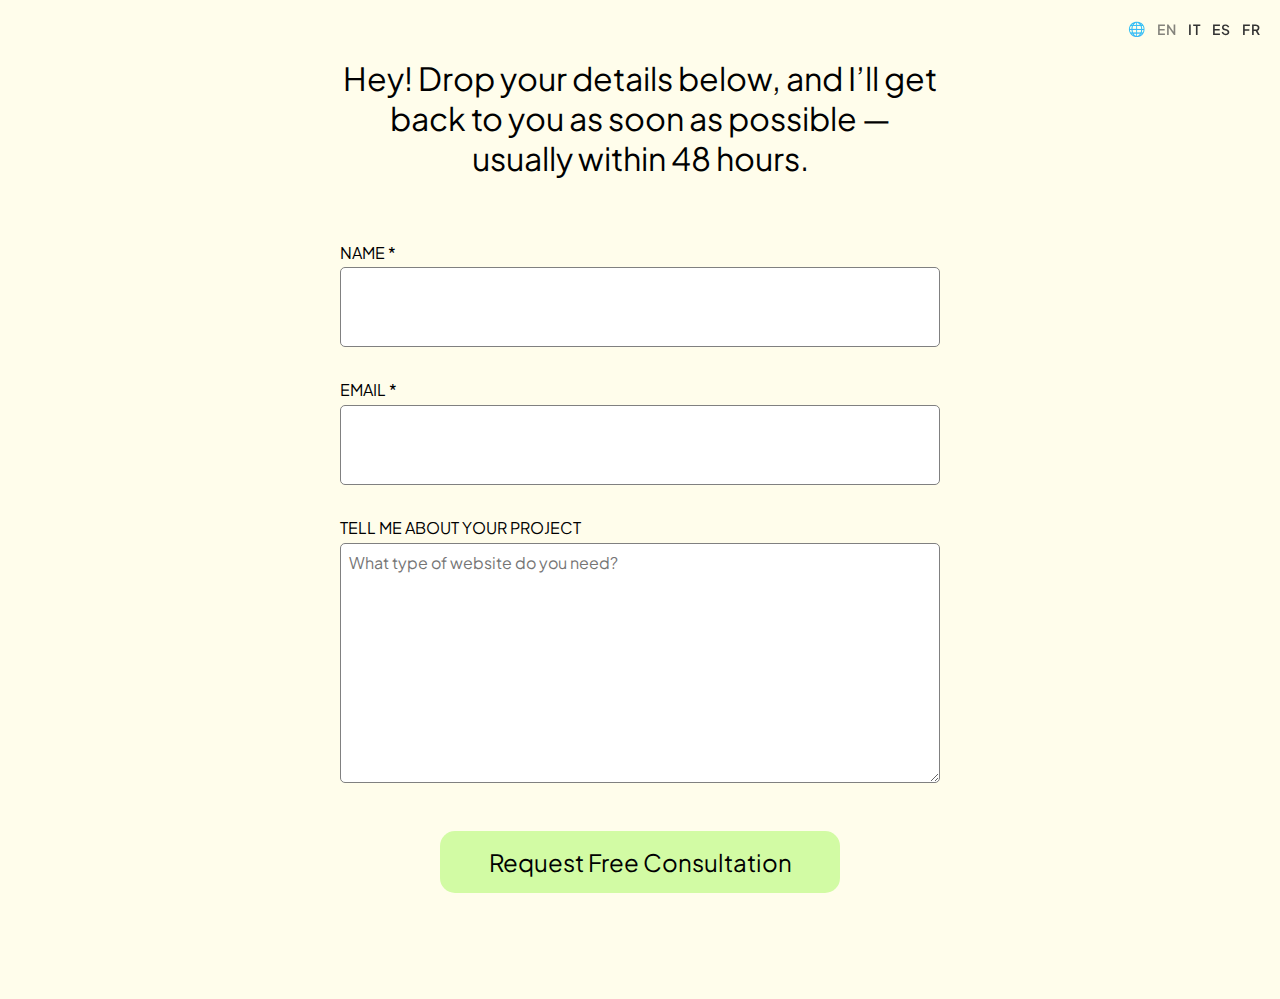
<file: docs/form.html>
<!DOCTYPE html>
<html lang="en">
  <head>
    <meta charset="UTF-8" />
    <meta name="viewport" content="width=device-width, initial-scale=1.0" />
    <link rel="preconnect" href="https://fonts.googleapis.com" />
    <link rel="preconnect" href="https://fonts.gstatic.com" crossorigin />
    <link
      href="https://fonts.googleapis.com/css2?family=Plus+Jakarta+Sans:ital,wght@0,200..800;1,200..800&display=swap"
      rel="stylesheet"
    />
    <link rel="stylesheet" href="./index.css" />

    <!-- Favicon -->
    <link
      rel="icon"
      href="data:image/svg+xml,<svg xmlns=%22http://www.w3.org/2000/svg%22 viewBox=%220 0 100 100%22><text y=%22.9em%22 font-size=%2290%22>💻</text></svg>"
    />

    <title>Consultation form</title>
  </head>
  <body class="body-form">
    <!-- Language Switcher -->
    <div class="language-switcher">
      <ul class="language-menu">
        <li><span class="language-icon">🌐</span></li>
        <li><a href="/" class="lang-link" data-lang="en">EN</a></li>
        <li><a href="/it/" class="lang-link" data-lang="it">IT</a></li>
        <li><a href="/es/" class="lang-link" data-lang="es">ES</a></li>
        <li><a href="/fr/" class="lang-link" data-lang="fr">FR</a></li>
      </ul>
    </div>

    <div class="success-message">
      <p>
        Thank you for your message! I’ll get back to you as soon as possible!
      </p>
    </div>
    <main class="main-form flex">
      <p>
        Hey! Drop your details below, and I’ll get back to you as soon as
        possible — usually within 48 hours.
      </p>
      <form
        action="https://formspree.io/f/xwpqdwwp"
        method="post"
        class="flex"
        novalidate
      >
        <label for="name" class="uppercase">Name *</label>
        <p class="error-name" id="name-error" role="alert" aria-live="polite">
          Please enter your name
        </p>
        <input
          type="text"
          id="name"
          name="name"
          required
          aria-describedby="name-error"
        />

        <label for="email" class="uppercase">Email *</label>
        <p class="error-email" id="email-error" role="alert" aria-live="polite">
          Please check your email address
        </p>
        <input
          type="email"
          id="email"
          name="email"
          required
          aria-describedby="email-error"
        />

        <label for="message" class="uppercase"
          >Tell me about your project</label
        >
        <textarea
          id="message"
          name="message"
          rows="4"
          placeholder="What type of website do you need?"
        ></textarea>

        <button type="submit" class="request-btn">
          Request Free Consultation
        </button>
      </form>
    </main>
    <script src="./script.js"></script>
  </body>
</html>
</file>
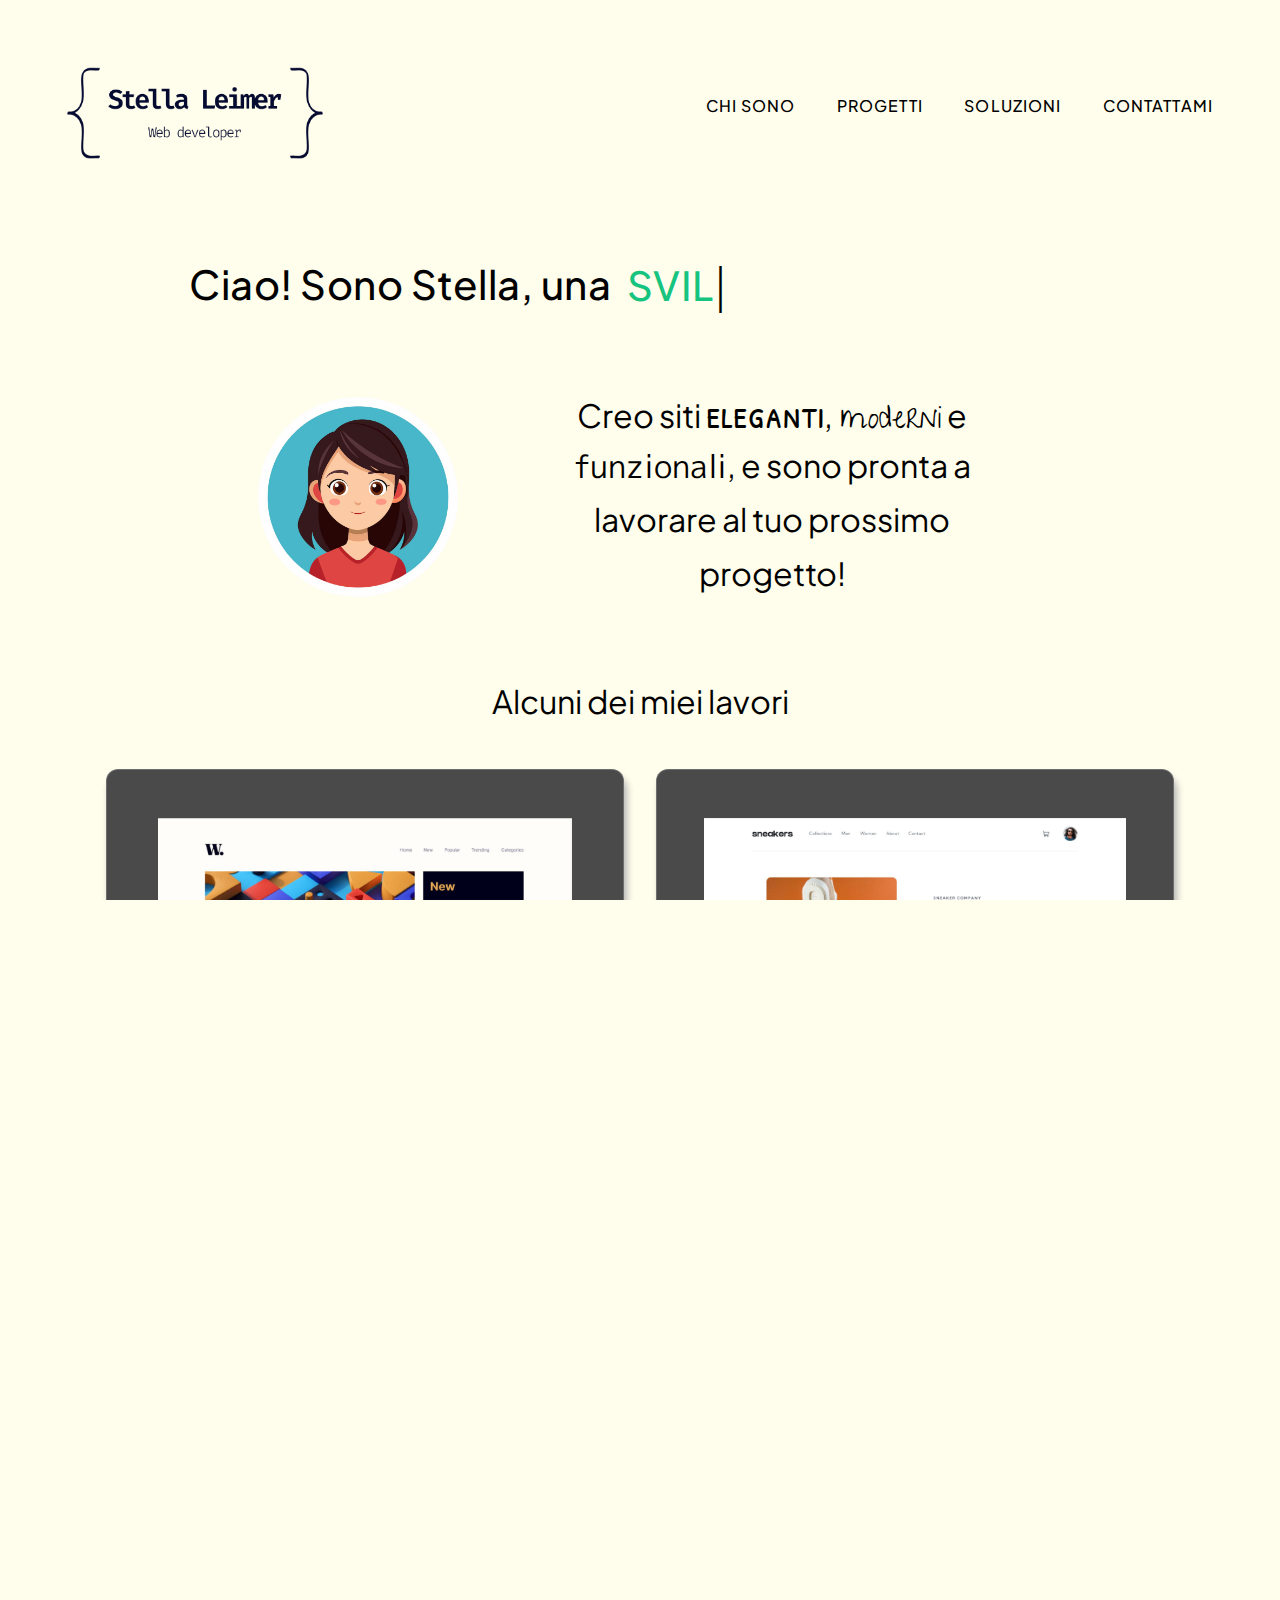
<file: docs/index-it.html>
<!DOCTYPE html>
<html lang="it">
  <head>
    <meta charset="UTF-8" />
    <meta name="viewport" content="width=device-width, initial-scale=1.0" />
    <link rel="preconnect" href="https://fonts.googleapis.com" />
    <link rel="preconnect" href="https://fonts.gstatic.com" crossorigin />
    <link
      href="https://fonts.googleapis.com/css2?family=Plus+Jakarta+Sans:ital,wght@0,200..800;1,200..800&display=swap"
      rel="stylesheet"
    />
    <link
      href="https://fonts.googleapis.com/css2?family=Give+You+Glory&display=swap"
      rel="stylesheet"
    />
    <link
      href="https://fonts.googleapis.com/css2?family=Patrick+Hand+SC&display=swap"
      rel="stylesheet"
    />
    <link rel="preconnect" href="https://fonts.gstatic.com" crossorigin />
    <link
      href="https://fonts.googleapis.com/css2?family=M+PLUS+1p&display=swap"
      rel="stylesheet"
    />

    <link rel="stylesheet" href="./index.css" />
    <title>Stella Leimer | Sviluppatrice web</title>
    <meta
      name="description"
      content="Sono Stella Leimer, sviluppatrice web. Esplora il mio portfolio, dove puoi trovare alcuni dei miei lavori, e contattami per il tuo sito web!"
    />

    <meta name="author" content="Stella Leimer" />
    <meta name="robots" content="index, follow" />
  </head>
  <body class="flex">
    <div class="main-wrapper">
      <header class="flex">
        <div class="logo-container flex">
          <img
            src="./images/personal-logo.png"
            alt="personal logo"
            class="logo"
          />
          <button
            class="mobile-nav-toggle"
            aria-controls="primary-navigation"
            aria-expanded="false"
          >
            <span class="sr-only">Menu</span>
          </button>
        </div>

        <nav>
          <ul
            id="primary-navigation"
            data-visible="false"
            class="primary-navigation flex"
          >
            <li class="active uppercase">
              <a href="#about">chi sono</a>
            </li>
            <li class="uppercase"><a href="#projects">Progetti</a></li>
            <li class="uppercase"><a href="#packages">Soluzioni</a></li>
            <li class="uppercase"><a href="#contact">Contattami</a></li>

            <!-- Social links for mobile menu only -->
            <div class="mobile-social-section">
              <div class="mobile-social-links flex">
                <a
                  href="https://www.linkedin.com/in/stella-l-945266237/"
                  target="_blank"
                  rel="noopener noreferrer"
                  class="social-link"
                >
                  <img
                    src="./images/linkedin.svg"
                    alt="LinkedIn"
                    width="24"
                    height="24"
                  />
                </a>
                <a
                  href="https://github.com/LaStellaa"
                  target="_blank"
                  rel="noopener noreferrer"
                  class="social-link"
                >
                  <img
                    src="./images/github.svg"
                    alt="GitHub"
                    width="24"
                    height="24"
                  />
                </a>
              </div>
            </div>
          </ul>
        </nav>
      </header>
      <main class="flex">
        <section class="hero" id="about">
          <h1>
            Ciao! Sono Stella, una
            <span class="uppercase job-title"
              ><span class="text"></span
              ><span class="cursor" aria-hidden="true">|</span></span
            >
          </h1>
          <div class="about-container flex">
            <p class="about-text">
              Creo siti
              <span id="modern">eleganti</span>,
              <span id="awesome">moderni</span> e
              <span id="functional">funzionali</span>,
              <span id="text-span"
                >e sono pronta a lavorare al tuo prossimo progetto!</span
              >
            </p>
            <img
              class="profile-image"
              src="./images/avatar.avif"
              alt="myself"
            />
          </div>
        </section>

        <section class="projects" id="projects">
          <h2>Alcuni dei miei lavori</h2>
          <div class="projects-container">
            <!-- Project 1 -->
            <article class="project-card">
              <div class="card-inner">
                <div class="card-front">
                  <a
                    href="https://lastellaa.github.io/News-homepage/"
                    target="_blank"
                    rel="noopener noreferrer"
                  >
                    <img
                      src="./images/projects/news-homapage.png"
                      alt="Screenshot of Article webpage"
                      class="project-image project-image-news"
                    />
                  </a>
                </div>
                <div class="card-back">
                  <h3 class="project-title-back">News Homepage</h3>
                  <p class="project-description-back">
                    Un layout pulito e moderno per un sito di notizie. Comprende
                    una sezione con articoli in evidenza, una lista delle ultime
                    notizie e effetti hover fluidi. Ottimizzato per dispositivi
                    mobili, tablet e desktop.
                  </p>
                </div>
              </div>
              <h3 class="project-title">News Homepage</h3>
              <p class="project-description">
                Un layout pulito e moderno per un sito di notizie. Comprende una
                sezione con articoli in evidenza, una lista delle ultime notizie
                e effetti hover fluidi. Ottimizzato per dispositivi mobili,
                tablet e desktop.
              </p>
            </article>
            <!-- Project 2 -->
            <article class="project-card">
              <div class="card-inner">
                <div class="card-front">
                  <a
                    href="https://lastellaa.github.io/e-commerce-product-page/"
                    target="_blank"
                    rel="noopener noreferrer"
                  >
                    <img
                      src="./images/projects/e-commerce-shop.png"
                      alt="E-commerce shoes shop webpage"
                      class="project-image"
                    />
                  </a>
                </div>
                <div class="card-back">
                  <h3 class="project-title-back">E-commerce Shop Homepage</h3>
                  <p class="project-description-back">
                    Una pagina e-commerce per un negozio di scarpe. Include una
                    galleria immagini con le ultime tendenze, una funzione
                    lighbox per i dettagli del prodotto e un carrello per
                    l'acquisto. Completamente responsive e facile da navigare.
                  </p>
                </div>
              </div>
              <h3 class="project-title">E-commerce Shop Homepage</h3>
              <p class="project-description">
                Una pagina e-commerce per un negozio di scarpe. Include una
                galleria immagini con le ultime tendenze, una funzione lighbox
                per i dettagli del prodotto e un carrello per l'acquisto.
                Completamente responsive e facile da navigare.
              </p>
            </article>
            <!-- Project 3 -->
            <article class="project-card">
              <div class="card-inner">
                <div class="card-front">
                  <a
                    href="https://lastellaa.github.io/single-page-design-portfolio/"
                    target="_blank"
                    rel="noopener noreferrer"
                  >
                    <img
                      src="./images/projects/single-page-portfolio.png"
                      alt="Single page portfolio"
                      class="project-image project-image-portfolio"
                    />
                  </a>
                </div>
                <div class="card-back">
                  <h3 class="project-title-back">Single Page Portfolio</h3>
                  <p class="project-description-back">
                    Una pagina Portfolio personale per mostrare i progetti e le
                    competenze. Layout pulito con carosello immagini a
                    scorrimento fluido e ottimizzato per ogni dispositivo.
                  </p>
                </div>
              </div>
              <h3 class="project-title">Single Page Portfolio</h3>
              <p class="project-description">
                Una pagina Portfolio personale per mostrare i progetti e le
                competenze. Layout pulito con carosello immagini a scorrimento
                fluido e ottimizzato per ogni dispositivo.
              </p>
            </article>
            <!-- Project 4 -->
            <article class="project-card">
              <div class="card-inner">
                <div class="card-front">
                  <a
                    href="https://lastellaa.github.io/room-homepage-master/"
                    target="_blank"
                    rel="noopener noreferrer"
                  >
                    <img
                      src="./images/projects/room-branding-landing-page.png"
                      alt="Room brand landing page"
                      class="project-image"
                    />
                  </a>
                </div>
                <div class="card-back">
                  <h3 class="project-title-back">Room Brand Landing Page</h3>
                  <p class="project-description-back">
                    Una landing page per un brand di arredamento. Presenta un
                    layout moderno con immagini in evidenza e una navigazione
                    fluida. Ottimizzato per tutti i dispoasitivi.
                  </p>
                </div>
              </div>
              <h3 class="project-title">Room Brand Landing Page</h3>
              <p class="project-description">
                Una landing page per un brand di arredamento. Presenta un layout
                moderno con immagini in evidenza e una navigazione fluida.
                Ottimizzato per tutti i dispoasitivi.
              </p>
            </article>
          </div>
        </section>

        <section class="packages flex" id="packages">
          <h3>Soluzioni disponibili</h3>
          <div class="packages-offers flex">
            <div class="package-one">
              <div class="package-header">
                <h4>Sito a pagina singola</h4>
              </div>
              <ul class="package-list">
                <li>Compatibile con dispositivi mobili</li>
                <li>Modulo di contatto base</li>
                <li>Integrazione pagine social media</li>
                <li>Una revisione</li>
              </ul>
              <p class="package-desc">
                Perfetto per piccole imprese, progetti personali o landing
                pages.
              </p>
              <p class="package-price">A partire da €250</p>
            </div>
            <div class="package-two">
              <div class="package-header">
                <h4>Sito a pagina multipla</h4>
              </div>
              <ul class="package-list">
                <li>Fino a 5 pagine</li>
                <li>Compatibile con tutti i dispositivi</li>
                <li>Modulo di contatto completo</li>
                <li>Ottimizzazione SEO</li>
                <li>Configurazione hosting e dominio</li>
                <li>Due revisioni</li>
              </ul>
              <p class="package-desc">
                Ideale per aziende che necessitano di piu contenuti e
                funzionalità.
              </p>
              <p class="package-price">A partire da €400</p>
            </div>
            <div class="package-three">
              <div class="package-header">
                <h4>Aggiornamento del sito</h4>
              </div>
              <ul class="package-list">
                <li>Modernizzazione del design</li>
                <li>Ottimizzazione per tutti i dispositivi</li>
                <li>Ottimizzazione prestazioni e velocità</li>
              </ul>
              <p class="package-desc">
                Per siti web esistenti che necessitano di una rinfrescata.
              </p>
              <p class="package-price">A partire da €200</p>
            </div>
          </div>
        </section>
      </main>
    </div>
    <section class="contact flex" id="contact">
      <div class="solution-container flex">
        <img
          src="./images/sparkle.svg"
          alt="sparkles icon"
          class="sparkle-icon"
        />

        <h2 class="contact-paragraph">Ogni progetto e' unico</h2>
        <img
          src="./images/sparkle.svg"
          alt="sparkles icon"
          class="sparkle-icon sparkle-icon-two"
        />
      </div>
      <h3 class="last-paragraph">
        Discutiamo i tuoi obiettivi e costruiamo la soluzione migliore insieme!
      </h3>
      <button
        class="contact-btn uppercase"
        type="button"
        onclick="window.location.href='form.html'"
      >
        Contattami
      </button>
    </section>
    <footer class="footer-social">
      <div class="footer-content flex">
        <div class="footer-social-links flex">
          <a
            href="https://www.linkedin.com/in/stella-l-945266237/"
            target="_blank"
            rel="noopener noreferrer"
            class="footer-social-link"
          >
            <img
              src="./images/linkedin.svg"
              alt="LinkedIn"
              width="24"
              height="24"
            />
          </a>
          <a
            href="https://github.com/LaStellaa"
            target="_blank"
            rel="noopener noreferrer"
            class="footer-social-link"
          >
            <img
              src="./images/github.svg"
              alt="GitHub"
              width="24"
              height="24"
            />
          </a>
        </div>
        <p class="footer-text">© 2024 LaStellaa</p>
      </div>
    </footer>
    <script src="./script.js"></script>
  </body>
</html>
</file>
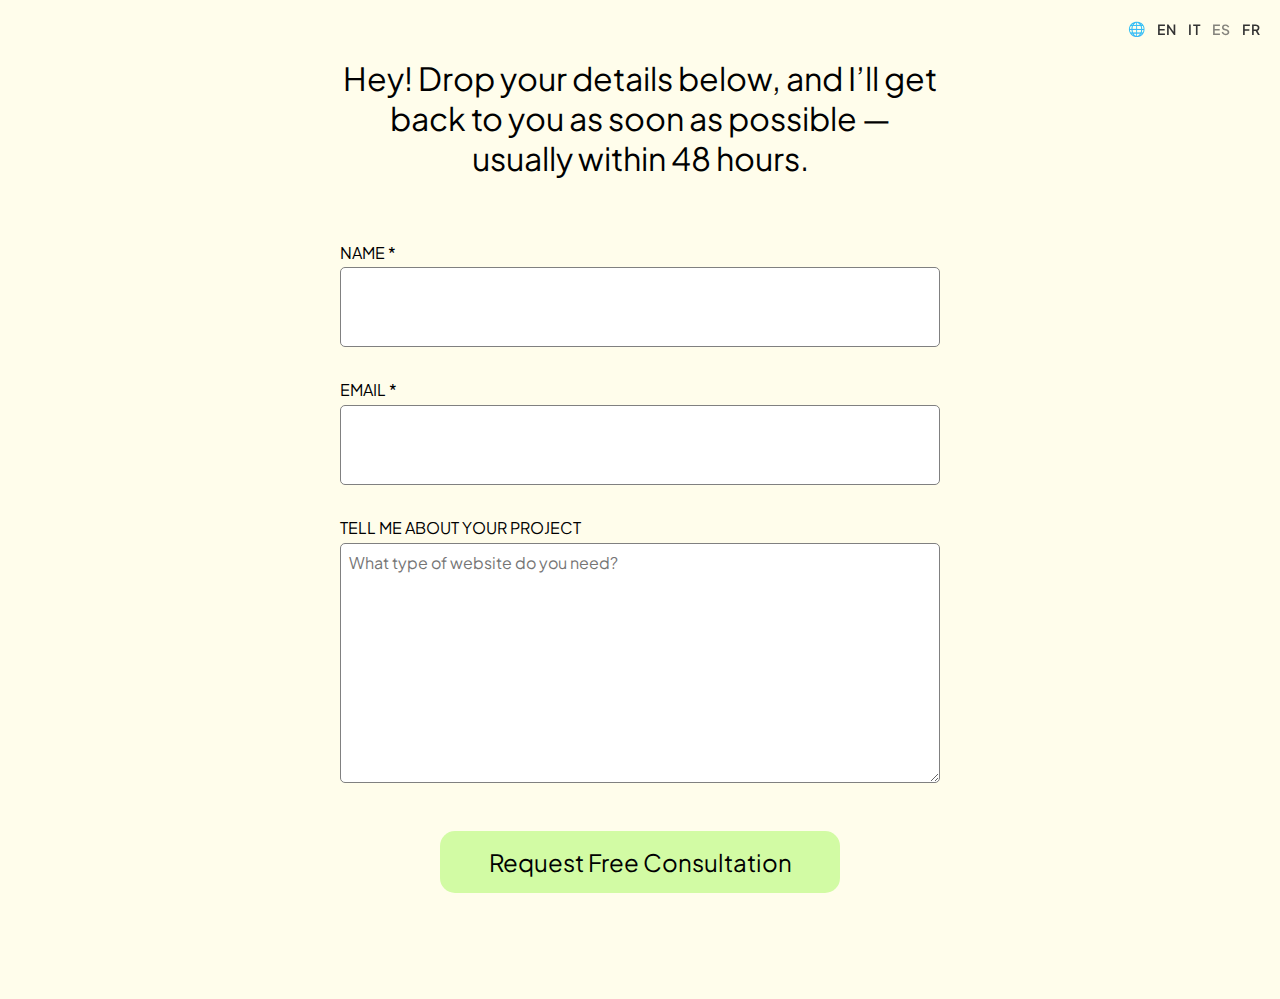
<file: docs/es/form.html>
<!DOCTYPE html>
<html lang="es">
  <head>
    <meta charset="UTF-8" />
    <meta name="viewport" content="width=device-width, initial-scale=1.0" />
    <link rel="preconnect" href="https://fonts.googleapis.com" />
    <link rel="preconnect" href="https://fonts.gstatic.com" crossorigin />
    <link
      href="https://fonts.googleapis.com/css2?family=Plus+Jakarta+Sans:ital,wght@0,200..800;1,200..800&display=swap"
      rel="stylesheet"
    />
    <link rel="stylesheet" href="../index.css" />

    <!-- Favicon -->
    <link
      rel="icon"
      href="data:image/svg+xml,<svg xmlns=%22http://www.w3.org/2000/svg%22 viewBox=%220 0 100 100%22><text y=%22.9em%22 font-size=%2290%22>💻</text></svg>"
    />

    <title>Formulario de consulta</title>
  </head>
  <body class="body-form">
    <!-- Language Switcher -->
    <div class="language-switcher">
      <ul class="language-menu">
        <li><span class="language-icon">🌐</span></li>
        <li><a href="/" class="lang-link" data-lang="en">EN</a></li>
        <li><a href="/it/" class="lang-link" data-lang="it">IT</a></li>
        <li><a href="/es/" class="lang-link active" data-lang="es">ES</a></li>
        <li><a href="/fr/" class="lang-link" data-lang="fr">FR</a></li>
      </ul>
    </div>

    <div class="success-message">
      <p>
        Thank you for your message! I’ll get back to you as soon as possible!
      </p>
    </div>
    <main class="main-form flex">
      <p>
        Hey! Drop your details below, and I’ll get back to you as soon as
        possible — usually within 48 hours.
      </p>
      <form
        action="https://formspree.io/f/xwpqdwwp"
        method="post"
        class="flex"
        novalidate
      >
        <label for="name" class="uppercase">Name *</label>
        <p class="error-name" id="name-error" role="alert" aria-live="polite">
          Please enter your name
        </p>
        <input
          type="text"
          id="name"
          name="name"
          required
          aria-describedby="name-error"
        />

        <label for="email" class="uppercase">Email *</label>
        <p class="error-email" id="email-error" role="alert" aria-live="polite">
          Please check your email address
        </p>
        <input
          type="email"
          id="email"
          name="email"
          required
          aria-describedby="email-error"
        />

        <label for="message" class="uppercase"
          >Tell me about your project</label
        >
        <textarea
          id="message"
          name="message"
          rows="4"
          placeholder="What type of website do you need?"
        ></textarea>

        <button type="submit" class="request-btn">
          Request Free Consultation
        </button>
      </form>
    </main>
    <script src="../script.js"></script>
  </body>
</html>
</file>
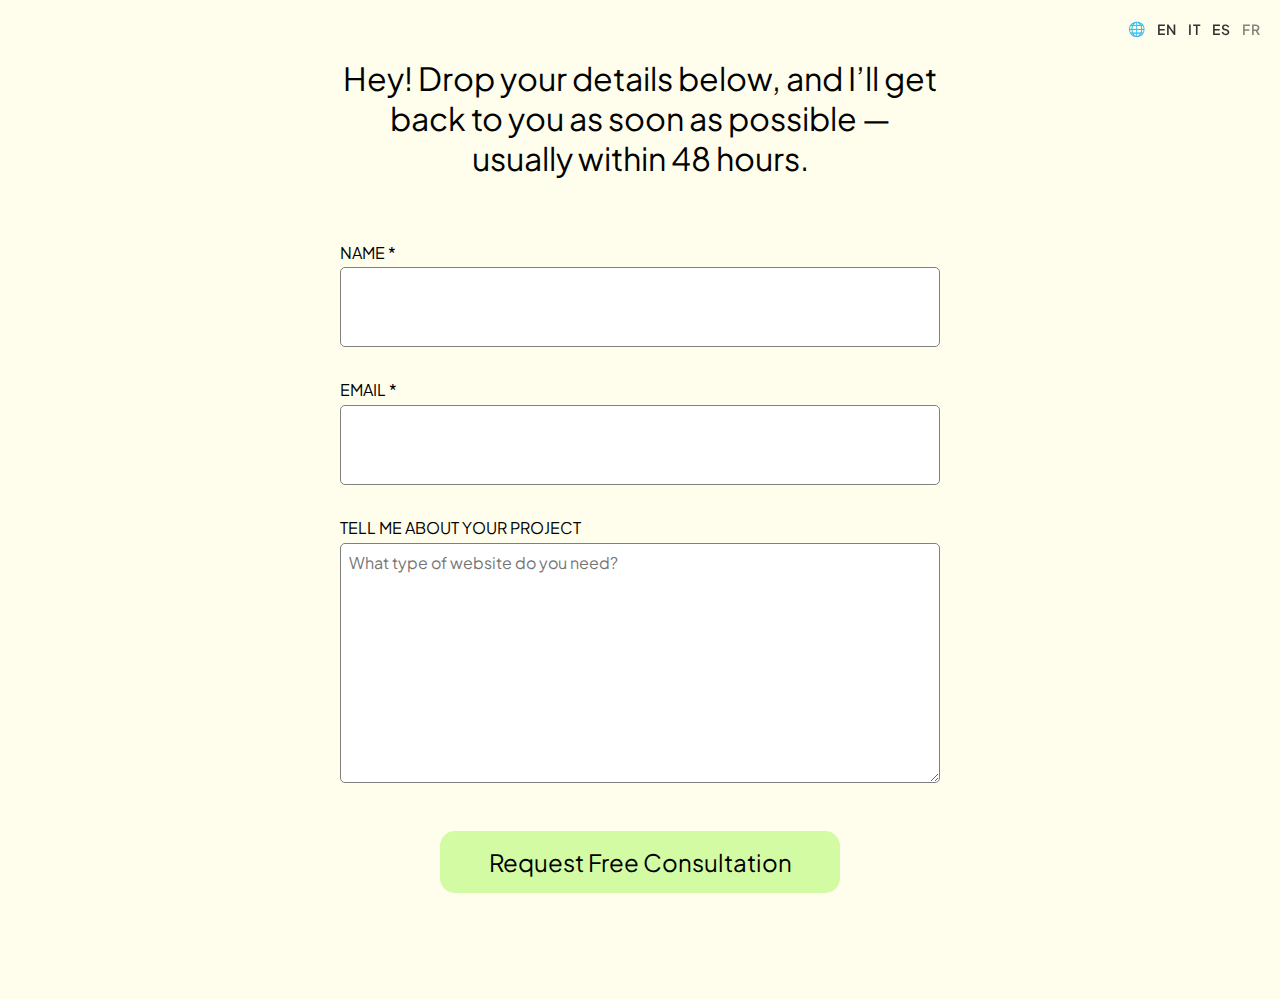
<file: docs/fr/form.html>
<!DOCTYPE html>
<html lang="fr">
  <head>
    <meta charset="UTF-8" />
    <meta name="viewport" content="width=device-width, initial-scale=1.0" />
    <link rel="preconnect" href="https://fonts.googleapis.com" />
    <link rel="preconnect" href="https://fonts.gstatic.com" crossorigin />
    <link
      href="https://fonts.googleapis.com/css2?family=Plus+Jakarta+Sans:ital,wght@0,200..800;1,200..800&display=swap"
      rel="stylesheet"
    />
    <link rel="stylesheet" href="../index.css" />

    <!-- Favicon -->
    <link
      rel="icon"
      href="data:image/svg+xml,<svg xmlns=%22http://www.w3.org/2000/svg%22 viewBox=%220 0 100 100%22><text y=%22.9em%22 font-size=%2290%22>💻</text></svg>"
    />

    <title>Formulaire de consultation</title>
  </head>
  <body class="body-form">
    <!-- Language Switcher -->
    <div class="language-switcher">
      <ul class="language-menu">
        <li><span class="language-icon">🌐</span></li>
        <li><a href="/" class="lang-link" data-lang="en">EN</a></li>
        <li><a href="/it/" class="lang-link" data-lang="it">IT</a></li>
        <li><a href="/es/" class="lang-link" data-lang="es">ES</a></li>
        <li><a href="/fr/" class="lang-link" data-lang="fr">FR</a></li>
      </ul>
    </div>

    <div class="success-message">
      <p>
        Thank you for your message! I’ll get back to you as soon as possible!
      </p>
    </div>
    <main class="main-form flex">
      <p>
        Hey! Drop your details below, and I’ll get back to you as soon as
        possible — usually within 48 hours.
      </p>
      <form
        action="https://formspree.io/f/xwpqdwwp"
        method="post"
        class="flex"
        novalidate
      >
        <label for="name" class="uppercase">Name *</label>
        <p class="error-name" id="name-error" role="alert" aria-live="polite">
          Please enter your name
        </p>
        <input
          type="text"
          id="name"
          name="name"
          required
          aria-describedby="name-error"
        />

        <label for="email" class="uppercase">Email *</label>
        <p class="error-email" id="email-error" role="alert" aria-live="polite">
          Please check your email address
        </p>
        <input
          type="email"
          id="email"
          name="email"
          required
          aria-describedby="email-error"
        />

        <label for="message" class="uppercase"
          >Tell me about your project</label
        >
        <textarea
          id="message"
          name="message"
          rows="4"
          placeholder="What type of website do you need?"
        ></textarea>

        <button type="submit" class="request-btn">
          Request Free Consultation
        </button>
      </form>
    </main>
    <script src="../script.js"></script>
  </body>
</html>
</file>
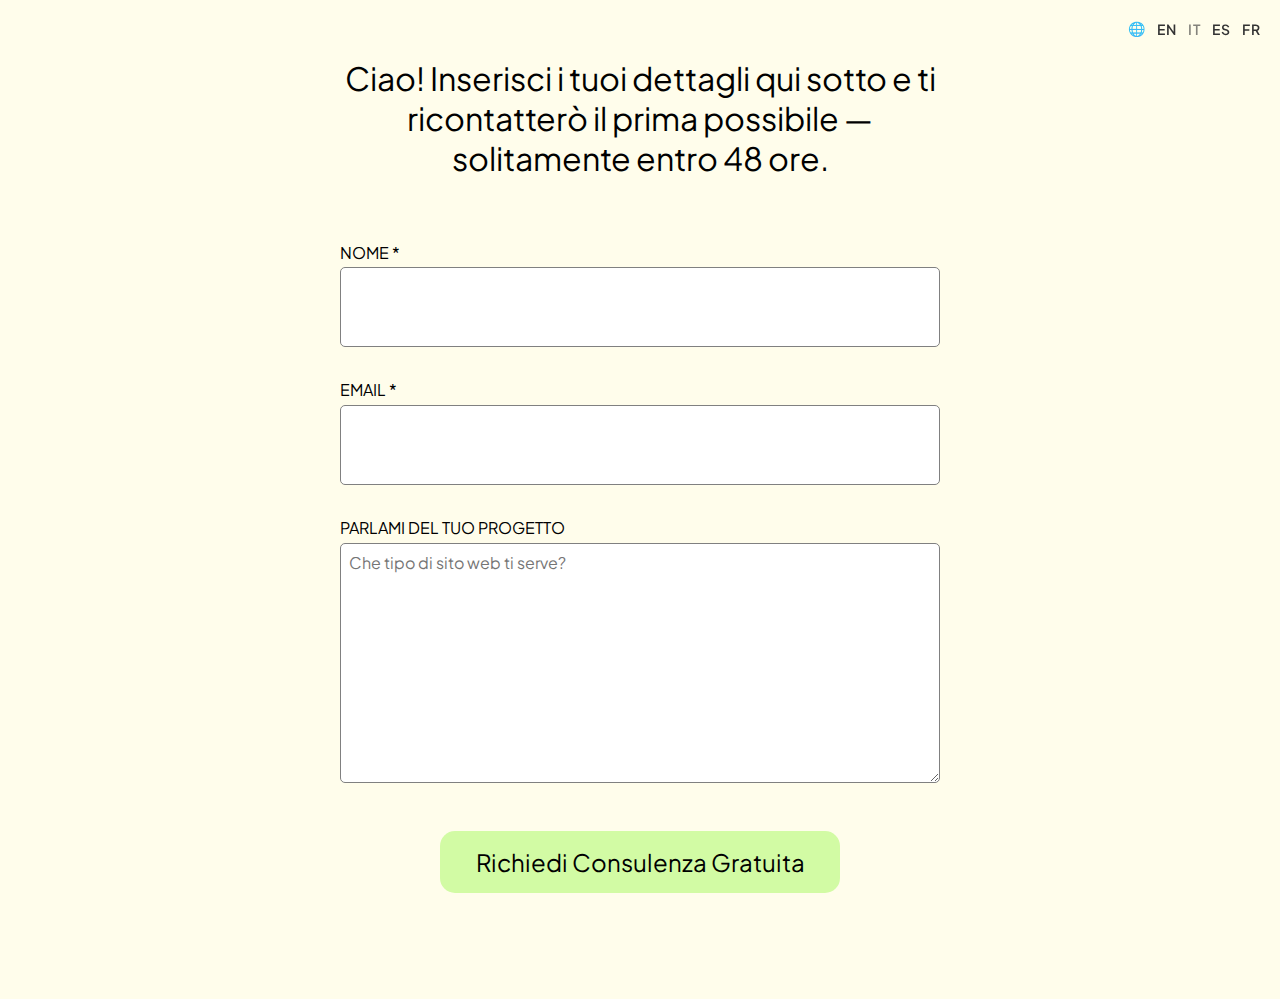
<file: docs/it/form.html>
<!DOCTYPE html>
<html lang="it">
  <head>
    <meta charset="UTF-8" />
    <meta name="viewport" content="width=device-width, initial-scale=1.0" />
    <link rel="preconnect" href="https://fonts.googleapis.com" />
    <link rel="preconnect" href="https://fonts.gstatic.com" crossorigin />
    <link
      href="https://fonts.googleapis.com/css2?family=Plus+Jakarta+Sans:ital,wght@0,200..800;1,200..800&display=swap"
      rel="stylesheet"
    />
    <link rel="stylesheet" href="../index.css" />

    <!-- Favicon -->
    <link
      rel="icon"
      href="data:image/svg+xml,<svg xmlns=%22http://www.w3.org/2000/svg%22 viewBox=%220 0 100 100%22><text y=%22.9em%22 font-size=%2290%22>💻</text></svg>"
    />

    <title>Modulo di consulenza</title>
  </head>
  <body class="body-form">
    <!-- Language Switcher -->
    <div class="language-switcher">
      <ul class="language-menu">
        <li><span class="language-icon">🌐</span></li>
        <li><a href="/" class="lang-link" data-lang="en">EN</a></li>
        <li><a href="/it/" class="lang-link active" data-lang="it">IT</a></li>
        <li><a href="/es/" class="lang-link" data-lang="es">ES</a></li>
        <li><a href="/fr/" class="lang-link" data-lang="fr">FR</a></li>
      </ul>
    </div>

    <div class="success-message">
      <p>Grazie per il tuo messaggio! Ti risponderò il prima possibile!</p>
    </div>
    <main class="main-form flex">
      <p>
        Ciao! Inserisci i tuoi dettagli qui sotto e ti ricontatterò il prima
        possibile — solitamente entro 48 ore.
      </p>
      <form
        action="https://formspree.io/f/xwpqdwwp"
        method="post"
        class="flex"
        novalidate
      >
        <label for="name" class="uppercase">Nome *</label>
        <p class="error-name" id="name-error" role="alert" aria-live="polite">
          Per favore inserisci il tuo nome
        </p>
        <input
          type="text"
          id="name"
          name="name"
          required
          aria-describedby="name-error"
        />

        <label for="email" class="uppercase">Email *</label>
        <p class="error-email" id="email-error" role="alert" aria-live="polite">
          Per favore controlla il tuo indirizzo email
        </p>
        <input
          type="email"
          id="email"
          name="email"
          required
          aria-describedby="email-error"
        />

        <label for="message" class="uppercase">Parlami del tuo progetto</label>
        <textarea
          id="message"
          name="message"
          rows="4"
          placeholder="Che tipo di sito web ti serve?"
        ></textarea>

        <button type="submit" class="request-btn">
          Richiedi Consulenza Gratuita
        </button>
      </form>
    </main>
    <script src="../script.js"></script>
  </body>
</html>
</file>
<file: docs/index.css>
:root {
  /* Colors */

  --clr-bg-primary: hsl(54, 100%, 96%);
  --clr-violet: hsl(244, 47%, 89%);
  --clr-green: hsl(81, 78%, 87%);
  --clr-pink: hsl(0, 100%, 90%);
  --clr-brown: hsl(26, 39%, 39%);
  --clr-grey-500: hsl(0, 0%, 29%);
  --clr-grey-200: hsl(0, 0%, 88%);

  /* Typography */

  --ff-primary: "Plus Jakarta Sans", sans-serif;

  --fs-900: 3rem;
  --fs-800: clamp(1.8rem, 2vw + 1rem, 3.5rem);
  --fs-700: 2rem;
  --fs-600: 1.5rem;
  --fs-500: 1.25rem;
  --fs-400: 1rem;
  --fs-300: 0.87rem;
  --fs-200: 0.75rem;
}

@media (min-width: 768px) {
  :root {
    --fs-400: 1.5rem;
    --fs-500: 1.5rem;
    --fs-600: 2rem;
    --fs-700: 2.5rem;
    --fs-800: 3rem;
    --fs-900: 3.5rem;
  }
}

@media (min-width: 1024px) {
  /* :root {
  } */
}

/* Reset */

*,
*::before,
*::after {
  box-sizing: border-box;
}

/* Language Switcher */
.language-switcher {
  position: fixed;
  top: 1rem;
  right: 1.25rem;
  z-index: 9999;
}

.language-menu {
  display: flex;
  gap: 0.75rem;
  list-style: none;
  margin: 0;
  padding: 0;
}

.language-menu li {
  margin: 0;
}

.language-icon {
  display: inline-block;
  padding: 0.25rem 0;
  font-size: 0.875rem;
  color: #666;
  opacity: 0.8;
  vertical-align: middle;
  line-height: 1.2;
}

.lang-link {
  display: block;
  padding: 0.25rem 0;
  text-decoration: none;
  color: #333;
  font-size: 0.875rem;
  font-weight: 600;
  transition: color 0.2s ease;
  text-transform: uppercase;
  letter-spacing: 0.5px;
}

.lang-link:hover {
  color: #16c47f;
}

.lang-link.active {
  color: #333;
  opacity: 0.6;
  cursor: default;
}

/* Mobile responsiveness */
@media (max-width: 768px) {
  .language-switcher {
    top: 0.75rem;
    right: 1rem;
  }

  .language-menu {
    gap: 0.5rem;
  }

  .language-icon {
    font-size: 0.75rem;
    padding: 0.2rem 0;
    vertical-align: baseline;
    line-height: 1;
    transform: translateY(-1px);
  }

  .lang-link {
    font-size: 0.75rem;
    padding: 0.2rem 0;
  }
}

/* Reset margins */
body,
h1,
h2,
h3,
h4,
h5,
p,
figure,
picture {
  margin: 0;
}

h1,
h2,
h3,
h4,
h5,
h6,
p {
  font-weight: 400;
}

img,
picture {
  max-width: 100%;
  display: block;
}

input,
button,
textarea,
select {
  font: inherit;
}

html,
body {
  overflow-x: hidden;
}

@media (prefers-reduced-motion: reduce) {
  *,
  *::before,
  *::after {
    animation-duration: 0.01ms !important;
    animation-iteration-count: 1 !important;
    transition-duration: 0.01ms !important;
    scroll-behavior: auto !important;
  }
}

body {
  height: 100vh;
  font-family: var(--ff-primary);
  background-color: var(--clr-bg-primary);
  flex-direction: column;
}

/* Utility classes */

.flex {
  display: flex;
  gap: var(--gap, 1rem);
}

.grid {
  display: grid;
  gap: var(--gap, 1rem);
}

.d-block {
  display: block;
}

.d-inline {
  display: inline;
}

.uppercase {
  text-transform: uppercase;
}

.sr-only {
  position: absolute;
  width: 1px;
  height: 1px;
  padding: 0;
  margin: -1px;
  overflow: hidden;
  clip-path: inset(50%);
  white-space: nowrap;
  border: 0;
}

/* Typography */

.letter-spacing-1 {
  letter-spacing: 4.75px;
}
.letter-spacing-2 {
  letter-spacing: 2.7px;
}
.letter-spacing-3 {
  letter-spacing: 2.35px;
}

/* Layout */

main {
  flex-direction: column;
  align-items: center;
  justify-content: center;
  padding-block: 2.5rem;
  /* padding: clamp(1rem, 2vw + 1rem, 3rem); */
  padding-top: 0;
  padding-bottom: 4rem;
}

header {
  flex-direction: row;
  align-items: center;
  padding: clamp(1rem, 4vw + 1rem, 5rem);
  --gap: none;
}

.logo {
  width: clamp(8rem, 20vw, 17rem);
  height: auto;
}

.primary-navigation {
  display: flex;
  flex-direction: column;
  position: fixed;
  --gap: clamp(1.5rem, 2vw + 1rem, 3.5rem);
  align-items: start;
  z-index: 1000;
  inset: 0 0 0 30%;
  padding-left: 3rem;
  margin-top: 0;
  padding-top: 6rem;
  list-style: none;
  transform: translate(100%);
  transition: transform 500ms ease-in-out;
  background: var(--clr-green) / 0.05;
  backdrop-filter: blur(1rem);
}

.primary-navigation[data-visible="true"] {
  transform: translateX(0);
}

.logo-container {
  justify-content: space-between;
  align-items: center;
  width: 100%;
}

.mobile-nav-toggle {
  display: block;
  margin-block: auto;
  /* position: fixed; */
  top: clamp(1rem, 4.3vw + 1.1rem, 5rem);
  right: clamp(1rem, 4.4vw + 1.1rem, 5rem);
  z-index: 2000;
  background: transparent;
  background-image: url(./images/menu\ icon\ open.svg);
  background-repeat: no-repeat;
  background-position: center;
  width: 2.5rem;
  aspect-ratio: 1;
  border: 0;
}

.mobile-nav-toggle[aria-expanded="true"] {
  background-image: url(./images/menu\ icon\ close.svg);
  position: fixed;
}

.mobile-nav-toggle:focus-visible {
  outline: 5px solid white;
  outline-offset: 5px;
}

.primary-navigation a {
  color: black;
  text-decoration: none;
  letter-spacing: 1.1px;
  font-weight: 500;
  font-size: var(--fs-400);
}

.primary-navigation a {
  overflow: hidden;
}

.primary-navigation a {
  border-radius: 5px;
}

.profile-image {
  width: 200px;
  border-radius: 100%;
}

h1 {
  text-align: center;
  padding-inline: 2rem;
  max-width: 20ch;
  margin-inline: auto;
  word-break: break-word;
  font-weight: 500;
  font-size: var(--fs-500);
}

.job-title {
  display: inline-block;
  white-space: nowrap;
  overflow: hidden;
  margin-block: 1rem;
  min-width: 15ch;
  min-height: 2.4rem;
}

.cursor {
  display: inline-block;
  font-size: 1.5rem;
  color: black;

  font-weight: 200;
}

.about-container {
  flex-direction: column;
  align-items: center;
  justify-content: center;
}

.about-text {
  text-align: center;
  line-height: 0.8;
  font-size: var(--fs-400);
  max-width: 450px;
}

#awesome {
  font-family: "Give You Glory", cursive;
  font-size: var(--fs-500);
  padding-inline: 0.1rem;
}

#modern {
  font-family: "Patrick Hand SC", cursive;
  font-size: var(--fs-600);
}

#functional {
  font-family: "M PLUS 1p", sans-serif;
  font-size: var(--fs-500);
}

#text-span {
  line-height: 1.7;
}

/* ========= Projects Section ========= */

.projects {
  width: 100%;
  padding: 4rem 1rem;
  box-sizing: border-box;
}

.projects h2 {
  text-align: center;
  margin-bottom: 2rem;
  font-size: 2rem;
}

.projects-container {
  display: grid;
  grid-template-columns: 1fr;
  gap: 2rem;
  width: 100%;
  max-width: 900px;
  margin: 0 auto;
  box-sizing: border-box;
  overflow-x: hidden;
  padding: 0.5rem;
}

.project-card {
  background: #4a4a4a;
  border-radius: 12px;
  box-shadow: 3px 8px 7px rgb(182, 182, 182);
  border: 1px solid rgba(255, 255, 255, 0.2);
  overflow: hidden;
  position: relative;
  transition: box-shadow 0.2s;
  padding: 1.5rem 1.2rem; /* Add horizontal padding */
  display: flex;
  flex-direction: column;
  align-items: center;
}

.project-card:hover {
  box-shadow: 0 8px 32px rgba(0, 0, 0, 0.12);
}

.card-inner {
  width: 100%;
  min-height: 0;
  position: relative;
  display: flex;
  flex-direction: column;
  align-items: center;
  background: transparent;
}

.card-front,
.card-back {
  width: 100%;
  backface-visibility: hidden;
  overflow: hidden;
}

.card-front {
  position: relative;
  z-index: 3;
  background: transparent;
  display: flex;
  flex-direction: column;
  align-items: center;
}

.card-back {
  display: none;
}

.project-image {
  width: 100%;
  height: auto;
  display: block;
  object-fit: contain;
  aspect-ratio: 16/9;
  margin: 0 auto;
}

.project-title {
  text-align: center;
  margin-top: 1rem;
  font-size: 1.1rem;
  font-weight: 600;
  color: #f0f0f0;
  border-bottom: 1px solid lightcyan;
  width: 100%;
  padding-bottom: 1rem;
}

.project-description {
  margin-top: 1rem;
  font-size: 1rem;
  line-height: 1.5;
  text-align: center;
  max-width: 90%;
  margin-left: auto;
  margin-right: auto;
  color: #f0f0f0;
}

/* ========= Packages Section ========= */

.packages {
  flex-direction: column;
  padding-inline: 1rem;
}

.packages > h3 {
  font-size: 2rem;
  text-align: center;
  margin-bottom: 2rem;
}

.packages-offers {
  flex-direction: column;
  align-items: center;
  justify-content: center;
  text-align: center;
}

.package-list {
  list-style: none;
  padding: 1.2em;
  margin: 1.2em auto;
  text-align: left;
  background: rgba(217, 239, 202, 0.7);
  border: 1.5px solid rgba(198, 127, 28, 0.25);
  border-radius: 12px;
  width: 280px;
  min-height: 270px;
  display: flex;
  flex-direction: column;
  align-items: flex-start;
  justify-content: center;
  box-shadow: 0 4px 24px rgba(0, 0, 0, 0.1), 0 1.5px 4px rgba(0, 0, 0, 0.08);
}

.package-list li {
  position: relative;
  padding-left: 1.5em;
  list-style: none;
  margin-bottom: 0.7em;
}

.package-list li:last-child {
  margin-bottom: 0;
}

.package-list li::before {
  content: "✓";
  color: #111;
  position: absolute;
  left: 0;
  font-size: 1.1em;
  line-height: 1;
  top: 0.1em;
}

.packages-offers h4 {
  font-size: 1.35rem;
  font-weight: 600;
  border-bottom: none;
  position: relative;
  padding-bottom: 0.3em;
  margin-bottom: 0.8em;
}

.packages-offers h4::after {
  content: "";
  display: block;
  width: 40%;
  height: 1px;
  background: var(--clr-brown);
  margin: 0.4em auto 0 auto;
  border-radius: 1px;
}

.packages-offers p {
  font-size: 1rem;
  font-weight: 400;
}

.packages-offers .package-one p:last-of-type,
.packages-offers .package-two p:last-of-type,
.packages-offers .package-three p:last-of-type {
  margin-block: 1rem;
}

/* ========= Contact Section ========= */

.contact {
  flex-direction: column;
  margin-top: 1rem;
}

.solution-container {
  flex-direction: row;
  justify-content: center;
  --gap: 0.8rem;
}

.contact-paragraph {
  font-size: var(--fs-500);
}

.sparkle-icon {
  height: 24px;
}

.last-paragraph {
  text-align: center;
  margin-block: 0.5rem;
  margin-inline: 0.5rem;
  line-height: 1.4;
}

.contact-btn {
  cursor: pointer;
  width: 250px;
  place-self: center;
  margin-top: 1rem;
  padding-block: 1rem;
  border-radius: 15px;
  letter-spacing: 2px;
  font-weight: 500;
  font-size: var(--fs-500);
  border: 1px solid orangered;
  transition: 0.7s;
  background-size: 200% auto;
  box-shadow: 0 0 10px grey;
  background-image: linear-gradient(
    90deg,
    #f97533 0%,
    #fec988 47%,
    #f97533 100%
  );
  /* Explicit color rules for mobile browsers */
  color: black !important;
  -webkit-appearance: none;
  -moz-appearance: none;
  appearance: none;
}

.contact-btn:hover {
  background-position: right center;
}

.contact-btn:focus {
  outline: 2px solid #007acc;
  outline-offset: 2px;
}

/* ========= Mobile Social Section ========= */

.mobile-social-section {
  margin-top: auto;
  margin-left: -3rem;
  margin-right: 0;
  padding: 1.2rem 3rem 1.5rem 3rem;
  border-top: 1px solid rgba(0, 0, 0, 0.1);
  background-color: black;
  width: calc(100% + 3rem);
  border-bottom-left-radius: 1rem;
  border-bottom-right-radius: 1rem;
}

.mobile-social-links {
  flex-direction: row;
  align-items: center;
  justify-content: flex-end;
  padding-right: 1rem;
  --gap: 1.5rem;
}

.social-link {
  color: black;
  text-decoration: none;
  font-weight: 500;
  font-size: var(--fs-400);
  padding: 0.6rem;
  border-radius: 8px;
  transition: all 0.3s ease;
  background: rgba(255, 255, 255, 0.1);
  backdrop-filter: blur(10px);
  border: 1px solid rgba(0, 0, 0, 0.1);
  display: flex;
  align-items: center;
  justify-content: center;
}

.social-link svg {
  width: 24px;
  height: 24px;
  fill: currentColor;
}

.social-link:hover {
  background: rgba(255, 255, 255, 0.2);
  transform: translateY(-2px);
}

/* ========= Footer ========= */

.footer-social {
  background: black;
  padding: 2rem 1rem;
  margin-top: 2rem;
}

.footer-content {
  flex-direction: column;
  align-items: center;
  max-width: 1200px;
  margin: 0 auto;
  --gap: 1.5rem;
}

.footer-social-links {
  flex-direction: row;
  align-items: center;
  --gap: 1.5rem;
}

.footer-social-link {
  color: white;
  text-decoration: none;
  font-weight: 600;
  font-size: var(--fs-500);
  padding: 0.75rem 1.5rem;
  border-radius: 12px;
  transition: all 0.3s ease;
  background: transparent;
  border: none;
  display: flex;
  align-items: center;
  justify-content: center;
}

.footer-social-link:hover {
  background: rgba(255, 255, 255, 0.1);
  transform: translateY(-3px);
}

.footer-social-link svg {
  width: 24px;
  height: 24px;
  fill: currentColor;
}

.footer-text {
  text-align: center;
  color: white;
  font-size: var(--fs-300);
  margin: 0;
}

/* ========= Consultation Form Styling ========= */

.body-form {
  padding: clamp(1rem, 2vw + 1rem, 3rem);
}

.main-form {
  flex-direction: column;
  padding-top: 1rem;
  --gap: 3rem;
}

.main-form p {
  text-align: center;
  font-size: var(--fs-500);
}

form {
  flex-direction: column;
  align-self: self-start;
  margin-top: 1rem;
  --gap: 2rem;
  width: 100%;
}

form input {
  margin-top: -1.7rem;
  height: clamp(3rem, 6vw + 1rem, 5rem);
  border-radius: 5px;
  border: 1px solid grey;
  padding: 0.5rem;
}

form input:focus,
form textarea:focus {
  outline: 2px solid #007acc;
  outline-offset: 2px;
  border-color: #007acc;
}

form input[aria-invalid="true"],
form textarea[aria-invalid="true"] {
  border-color: orangered;
  outline-color: orangered;
}

.error-email,
.error-name {
  color: orangered;
  margin-top: -1.5rem;
  text-align: left !important;
  display: none;
}

form textarea {
  border-radius: 5px;
  border: 1px solid grey;
  margin-top: -1.7rem;
  height: clamp(8rem, 20vw + 1rem, 15rem);
  padding: 0.5rem;
}

.request-btn {
  cursor: pointer;
  width: clamp(250px, 50vw, 400px);
  place-self: center;
  margin-top: 1rem;
  padding-block: 1rem;
  border-radius: 15px;
  font-weight: 400;
  font-size: var(--fs-500);
  border: none;
  background-color: #d2fba4;
  /* Explicit color rules for mobile browsers */
  color: black !important;
  -webkit-appearance: none;
  -moz-appearance: none;
  appearance: none;
}

.request-btn:focus {
  outline: 2px solid #007acc;
  outline-offset: 2px;
}

.request-btn:hover {
  background-color: #c8f799;
  color: black !important;
}

/* ========= Success Message ========= */

.success-message {
  display: none;
  text-align: center;
  width: 100%;
  margin-top: 1rem;
  padding: 2rem;
  background: #d2fba4;
  border-radius: 8px;
  box-shadow: 0 2px 4px rgba(0, 0, 0, 0.1);
}

/* ===========================
   Mobile Browser Fixes
   =========================== */

/* iOS Safari and other mobile browsers often override button styles */
@supports (-webkit-touch-callout: none) {
  .contact-btn,
  .request-btn {
    color: black !important;
    -webkit-tap-highlight-color: transparent;
  }

  .contact-btn:active,
  .contact-btn:focus,
  .request-btn:active,
  .request-btn:focus {
    color: black !important;
  }
}

/* General mobile browser overrides */
@media (max-width: 767px) {
  .contact-btn,
  .request-btn {
    color: black !important;
    text-decoration: none;
    -webkit-appearance: none;
    -moz-appearance: none;
    appearance: none;
  }

  .contact-btn:visited,
  .contact-btn:link,
  .contact-btn:active,
  .request-btn:visited,
  .request-btn:link,
  .request-btn:active {
    color: black !important;
  }
}

/* ===========================
   Media Query Section
   =========================== */

@media (max-width: 767px) {
  li a {
    display: inline-block;
    transform-style: preserve-3d;
  }

  li a:hover {
    animation: slide-fwd-center 0.45s cubic-bezier(0.25, 0.46, 0.45, 0.94) both;
  }

  li {
    perspective: 500px;
  }

  .slide-fwd-center {
    -webkit-animation: slide-fwd-center 0.45s
      cubic-bezier(0.25, 0.46, 0.45, 0.94) both;
    animation: slide-fwd-center 0.45s cubic-bezier(0.25, 0.46, 0.45, 0.94) both;
  }

  @-webkit-keyframes slide-fwd-center {
    0% {
      -webkit-transform: translateZ(0);
      transform: translateZ(0);
    }
    100% {
      -webkit-transform: translateZ(160px);
      transform: translateZ(160px);
    }
  }

  @keyframes slide-fwd-center {
    0% {
      -webkit-transform: translateZ(0);
      transform: translateZ(0);
    }
    100% {
      -webkit-transform: translateZ(160px);
      transform: translateZ(90px);
    }
  }
}

@media (min-width: 768px) {
  .primary-navigation {
    inset: 0 0 0 40%;
    padding-top: 9rem;
    padding-left: 5rem;
  }

  .mobile-social-section {
    margin-left: -5rem;
    padding: 1.2rem 5rem 1.5rem 5rem;
    width: calc(100% + 5rem);
  }

  h1 {
    letter-spacing: 0.5px;
  }

  .job-title .text,
  .job-title .cursor {
    line-height: clamp(2rem, 2vw, 2.5rem);
    vertical-align: middle;
  }

  .cursor {
    font-size: clamp(2rem, 4vw, 3rem);
    font-weight: 200;
    vertical-align: middle;
    line-height: 1;
  }

  #awesome {
    font-size: var(--fs-500);
    padding-inline: 0.1rem;
  }

  #modern {
    font-size: var(--fs-600);
  }

  #functional {
    font-size: var(--fs-500);
  }

  .about-container {
    flex-direction: row-reverse;
    align-items: center;
    justify-content: space-between;
    margin-top: 3rem;
    --gap: 2rem;
  }

  .about-text {
    max-width: 400px;
    line-height: 1;
    font-size: var(--fs-400);
  }

  /* ========= Project Section ========= */

  .projects-container {
    grid-template-columns: repeat(2, minmax(0, 1fr));
    gap: 2rem;
    max-width: 1100px;
    overflow-x: hidden;
    padding: 1rem;
  }

  .project-card {
    perspective: 1200px;
    padding: 2.5rem 0 2rem 0;
    display: flex;
    flex-direction: column;
    align-items: center;
  }

  .card-inner {
    position: relative;
    width: 100%;
    aspect-ratio: 16/9;
    transition: transform 0.7s cubic-bezier(0.4, 0.2, 0.2, 1);
    transform-style: preserve-3d;
    display: block;
  }

  .project-card:hover .card-inner {
    transform: rotateY(180deg);
    transition-delay: 0.8s;
  }

  .project-card:focus-within .card-inner {
    transform: rotateY(180deg);
  }

  .card-front,
  .card-back {
    position: absolute;
    top: 0;
    left: 0;
    width: 100%;
    height: 100%;
    overflow: hidden;
    display: flex;
    flex-direction: column;
    align-items: center;
    justify-content: flex-start;
    padding: 0.5rem 1.5rem;
    border-bottom: 1px solid lightcyan;
  }

  .card-front {
    z-index: 3;
    background: #4a4a4a;
    justify-content: flex-start;
  }

  .card-front a {
    z-index: 10;
    position: relative;
    display: block;
    width: 100%;
    height: 100%;
    pointer-events: auto;
    cursor: pointer;
  }

  .project-title {
    display: block;
    margin-top: 1rem;
    font-size: 1.2rem;
    font-weight: 600;
    color: #f0f0f0;
    border-bottom: none;
    width: auto;
    padding-bottom: none;
  }

  .project-description {
    display: none;
  }

  .card-back {
    background: #4a4a4a;
    transform: rotateY(180deg);
    z-index: 2;
    text-align: center;
  }

  .project-title-back {
    display: none;
  }

  .project-description-back {
    font-size: 1rem;
    line-height: 1.5;
    color: #f0f0f0;
    display: flex;
    align-items: center;
    justify-content: center;
    text-align: center;
    height: 100%;
  }

  .package-list {
    width: 350px;
  }

  /* ========= Footer Tablet+ ========= */

  .footer-content {
    flex-direction: column;
    align-items: flex-start;
    --gap: 1rem;
  }

  .footer-social {
    padding-bottom: 0.3rem;
  }

  .footer-social-links {
    order: 1;
    align-self: flex-end;
  }

  .footer-text {
    order: 2;
    align-self: flex-start;
    font-size: var(--fs-200);
  }

  /* ========= Form Section ========= */

  form {
    width: 70%;
    max-width: 600px;
    align-self: center;
  }

  .main-form p {
    max-width: 600px;
  }
}

@media (min-width: 1024px) {
  body {
    display: flex;
    flex-direction: column;
  }

  .primary-navigation {
    flex-direction: row;
    position: static;
    transform: none;
    backdrop-filter: none;
    inset: unset;
    padding-top: 0;
  }

  .primary-navigation a {
    position: relative;
    text-decoration: none;
    font-size: 1rem;
    white-space: nowrap;
  }

  .primary-navigation a::after {
    content: "";
    position: absolute;
    left: 0;
    bottom: -4px;
    width: 100%;
    height: 1px;
    background-color: currentColor;
    transform: scaleX(0);
    transform-origin: center;
    transition: transform 0.9s ease;
  }

  .primary-navigation a:hover::after {
    transform: scaleX(1);
  }

  .mobile-nav-toggle {
    display: none;
  }

  /* Hide mobile social section on desktop */
  .mobile-social-section {
    display: none;
  }

  /* Bring footer social icons closer on desktop */
  .footer-social-links {
    --gap: 0.3rem;
  }

  main {
    flex: 1;
    padding-top: 2rem;
    justify-content: flex-start;
  }

  h1 {
    white-space: nowrap;
    max-width: unset;
    justify-content: center;
    margin-block: auto;
    font-size: var(--fs-700);
    padding-inline: 0;
  }

  .about-container {
    justify-content: center;
    --gap: clamp(4rem, 2vw, 5rem);
    margin-top: 5rem;
  }

  .about-text {
    font-size: var(--fs-600);
    max-width: 500px;
  }

  #awesome,
  #functional {
    font-size: var(--fs-600);
  }

  #modern {
    font-size: var(--fs-700);
  }

  .job-title {
    display: inline-flex;
    align-items: center;
    margin-left: 0.5rem;
    margin-block: 0;
    min-height: 2.4rem;
    vertical-align: middle;
    min-width: 16ch;
    padding-bottom: 0.5rem;
  }

  .job-title .text {
    min-height: 2.4rem;
    line-height: 2.4rem;
    display: inline-block;
    vertical-align: middle;
  }

  .job-title .text,
  .job-title .cursor {
    display: inline-block;
    vertical-align: middle;
    line-height: 2.4rem;
  }

  /* ========= Packages Section ========= */

  .packages-offers {
    flex-direction: row;
    justify-content: space-between;
    gap: 2rem;
    align-items: flex-start;
  }

  .packages-offers > div {
    flex: 1;
    max-width: 320px;
    min-width: 0;
    display: flex;
    flex-direction: column;
    align-items: center;
    padding-top: 0;
    min-height: clamp(320px, 38vw, 420px);
    justify-content: flex-start;
    padding-bottom: 2rem;
  }

  .package-list {
    flex-grow: 1;
    width: 300px;
  }

  .package-price {
    margin-top: 1.2rem;
    font-weight: 500;
    font-size: 1.18rem;
  }

  .package-header {
    min-height: 110px;
    display: flex;
    flex-direction: column;
    justify-content: flex-end;
    width: 100%;
  }

  .packages-offers > div h4 {
    margin-top: 0;
    padding-top: 0;
  }

  .packages-offers p,
  .package-header p {
    max-width: 340px;
    margin-left: auto;
    margin-right: auto;
  }

  .package-header p {
    margin-top: 0;
  }

  .packages-offers p,
  .packages-offers ul {
    font-size: 1.1rem;
  }

  .packages-offers ul li {
    font-size: 1.18rem;
  }

  .packages-offers .package-list {
    min-height: 350px;
  }

  /* ========= Form Section ========= */

  .main-form {
    justify-content: center;
  }

  .main-form p {
    font-size: var(--fs-600);
  }

  .success-message {
    width: 60%;
    align-self: center;
  }

  /* ========= Footer Desktop ========= */

  .footer-social {
    padding: 2.5rem 2rem;
    padding-bottom: 0.5rem;
    padding-left: 0.2rem;
  }

  .footer-content {
    margin-inline: 0.1rem;
    justify-content: space-between;
    flex-direction: row;
    min-width: 100%;
  }

  .footer-social-links {
    order: 2;
    margin-bottom: 0.5rem;
  }

  .footer-text {
    order: 1;
    align-self: flex-end;
  }
}

@media (min-width: 1440px) {
  body {
    flex-direction: column;
  }

  .main-wrapper {
    display: flex;
    flex-direction: row;
    flex: 1;
  }

  header {
    align-items: flex-start;
    flex-direction: column;
    width: clamp(
      20%,
      calc(30% - (10% * ((100vw - 1024px) / (1400px - 1024px)))),
      30%
    );
    height: 25%;
    padding-left: 2rem;
    padding-right: 0;
    padding-block: 3rem;
    --gap: 6rem;
    position: sticky;
    top: 0;
  }

  main {
    padding-top: 8rem;
    flex: 1;
  }

  .logo {
    min-width: 100%;
    width: 100%;
    height: auto;
    display: block;
  }

  .logo-container {
    width: 100%;
    max-width: 250px;
    align-items: stretch;
  }

  .primary-navigation {
    position: static;
    flex-direction: column;
    transform: none;
    padding-left: 3rem;
    padding-right: 2rem;
    padding-top: 0;
    background: none;
    backdrop-filter: none;
    inset: unset;
    align-items: flex-end;
    margin-block: auto;

    border-right: 1px solid hsl(0, 0%, 0%, 0.2);
  }

  .primary-navigation li {
    text-align: center;
  }

  .primary-navigation a {
    font-size: var(--fs-500);
  }

  .contact-btn {
    margin-bottom: 5rem;
  }

  /* ========= Contact Section 1440px+ ========= */

  .contact {
    width: 100%;
    align-items: center;
    justify-content: center;
    padding: 4rem 2rem;
    background: var(--clr-bg-primary);
  }

  .contact-paragraph {
    font-size: var(--fs-700);
  }

  .last-paragraph {
    font-size: var(--fs-600);
  }

  /* ========= Projects Section ========= */

  .projects-container {
    max-width: min(1200px, calc(70vw - 4rem));
  }

  .project-description-back {
    font-size: 1.15rem;
    line-height: 1.7;
  }

  .project-image {
    width: 100%;
    height: 100%;
    object-fit: contain;
    aspect-ratio: 16/9;
    display: block;
    background: transparent;
    box-shadow: 0 4px 16px rgba(249, 247, 247, 0.1),
      0 1.5px 4px rgba(240, 238, 238, 0.08);
  }

  .project-image-portfolio {
    background: rgb(255, 247, 240);
  }

  .project-image-news {
    background: hsl(36, 100%, 99%);
  }

  .project-card a {
    border-radius: 6px;
    overflow: hidden;
    display: block;
    width: 100%;
  }

  /* ========= Packages Section ========= */

  .packages {
    margin-left: 0;
    overflow-x: hidden;
  }

  .packages-offers {
    gap: 2rem;
    width: 100%;
    max-width: 1100px;
    margin: 0 auto;
  }

  .packages-offers > div {
    max-width: 380px;
    min-height: 500px;
  }
  .package-list {
    width: 360px;
    min-height: 380px;
    padding: 1.6em 1.4em;
  }
  .packages-offers h4 {
    font-size: 1.7rem;
  }
  .packages-offers p,
  .packages-offers ul {
    font-size: 1.22rem;
  }
  .packages-offers ul li {
    font-size: 1.22rem;
  }
  .package-price {
    font-size: 1.28rem;
  }

  /* ========= Footer Large Desktop ========= */

  .footer-social {
    padding: 3rem 2rem;
    padding-left: 0.1rem;
    padding-bottom: 0.2rem;
  }

  .footer-content {
    flex-direction: row;
    align-items: center;
    justify-content: space-between;
    --gap: 0;
    margin-inline: 0;
    min-width: 100%;
  }

  .footer-social-links {
    --gap: 2rem;
    order: 2;
    margin-bottom: 2rem;
  }

  .footer-text {
    order: 1;
    align-self: flex-end;
  }

  .footer-social-link {
    font-size: var(--fs-600);
    padding: 1rem 0.2rem;
  }

  .footer-social-link img {
    width: 32px;
    height: 32px;
  }

  /* ========= Form Section ========= */

  form label {
    font-size: var(--fs-500);
  }
}

/* ===========================
   Animations Section
   =========================== */

.cursor {
  animation: blinkCursor 1.2s steps(1) infinite;
}

@keyframes blinkCursor {
  0%,
  100% {
    opacity: 1;
  }
  50% {
    opacity: 0;
  }
}

/* ===========================
   Extra Large Screens (1600px+)
   =========================== */

@media (min-width: 1600px) {
  .main-wrapper {
    display: flex;
    flex-direction: row;
    flex: 1;
    align-items: flex-start;
  }

  header {
    margin-left: 4rem;
    width: clamp(
      20%,
      calc(30% - (10% * ((100vw - 1024px) / (1400px - 1024px)))),
      30%
    );
  }

  main {
    flex: 1;
    display: flex;
    flex-direction: column;
  }

  .contact {
    width: 100%;
    margin-top: 2rem;
    padding: 4rem 2rem;
    align-self: center;
    max-width: 1200px;
    margin-left: auto;
    margin-right: auto;
  }

  body {
    display: flex;
    flex-direction: column;
  }

  /* ========= Projects Section 1600px+ ========= */

  .projects-container {
    gap: 3rem;
    max-width: 1300px;
  }

  .project-card {
    padding: 3rem 0 2.5rem 0;
  }
}
</file>
